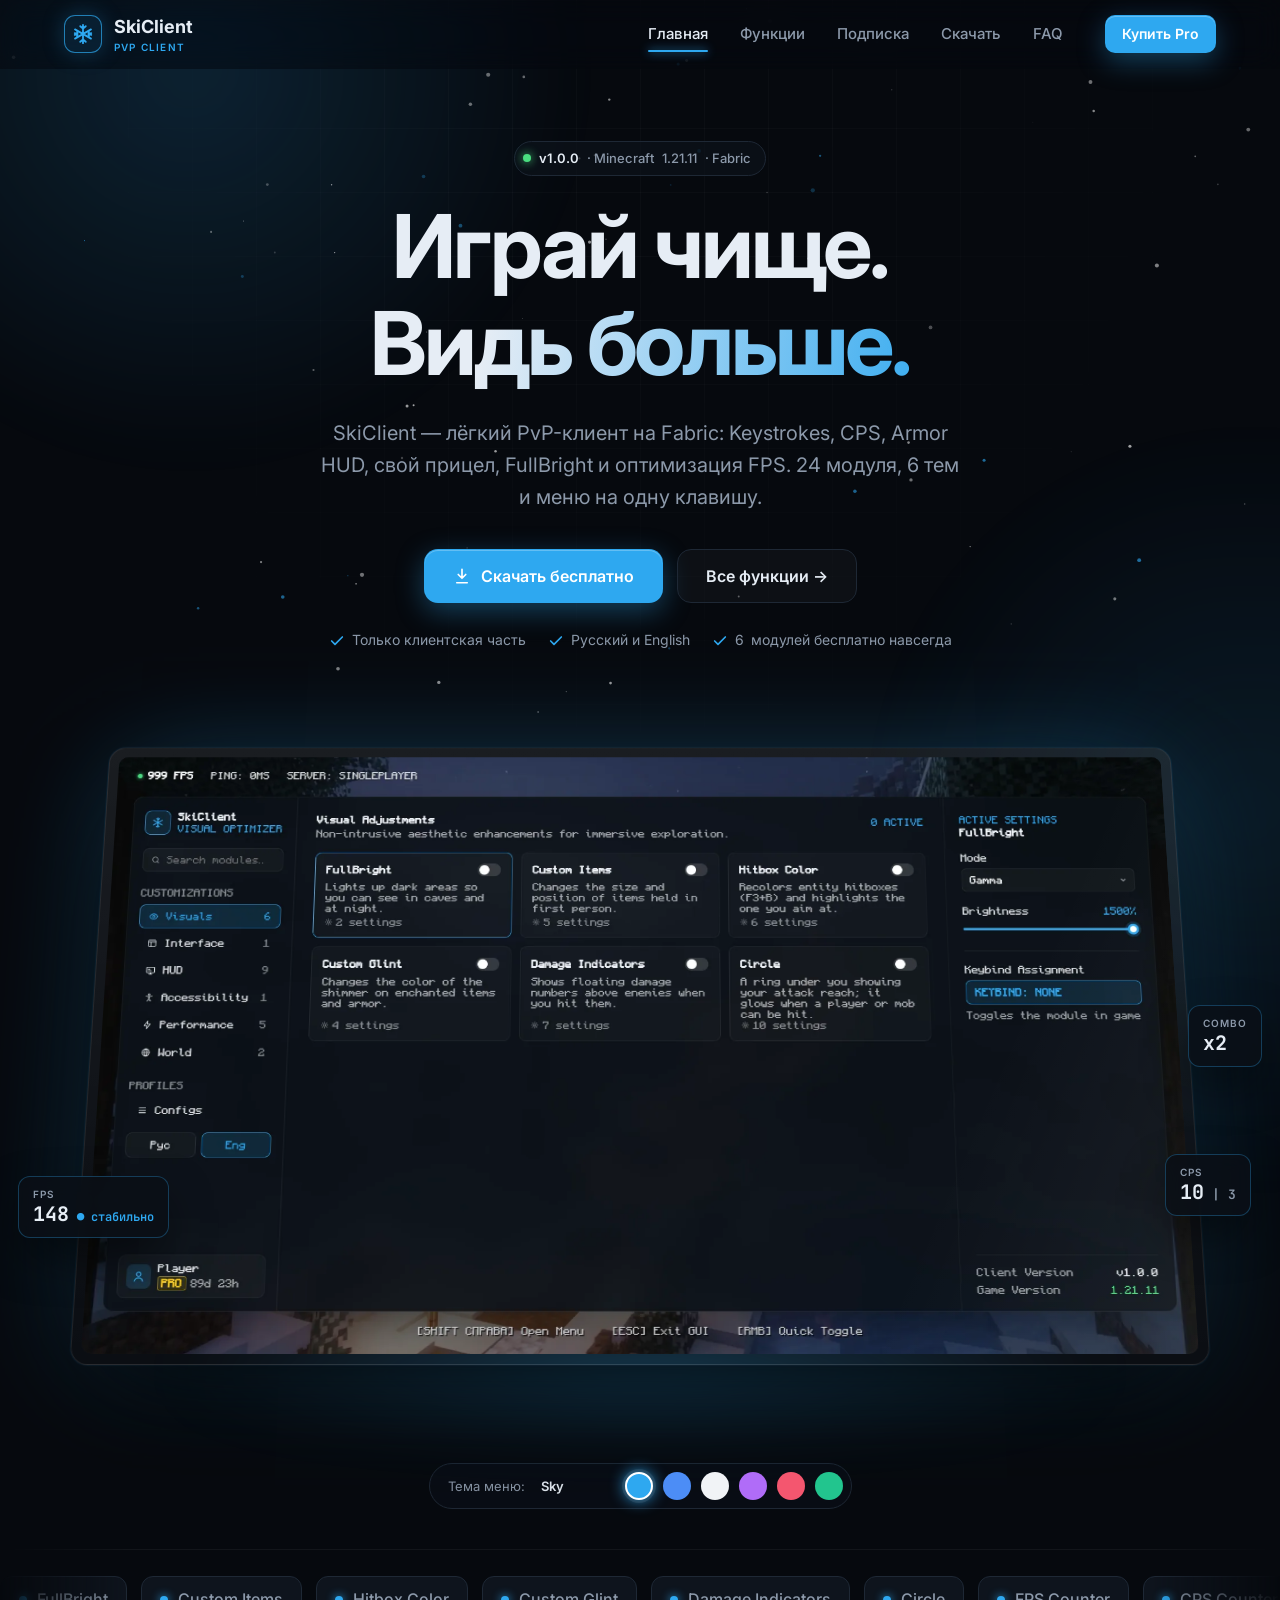
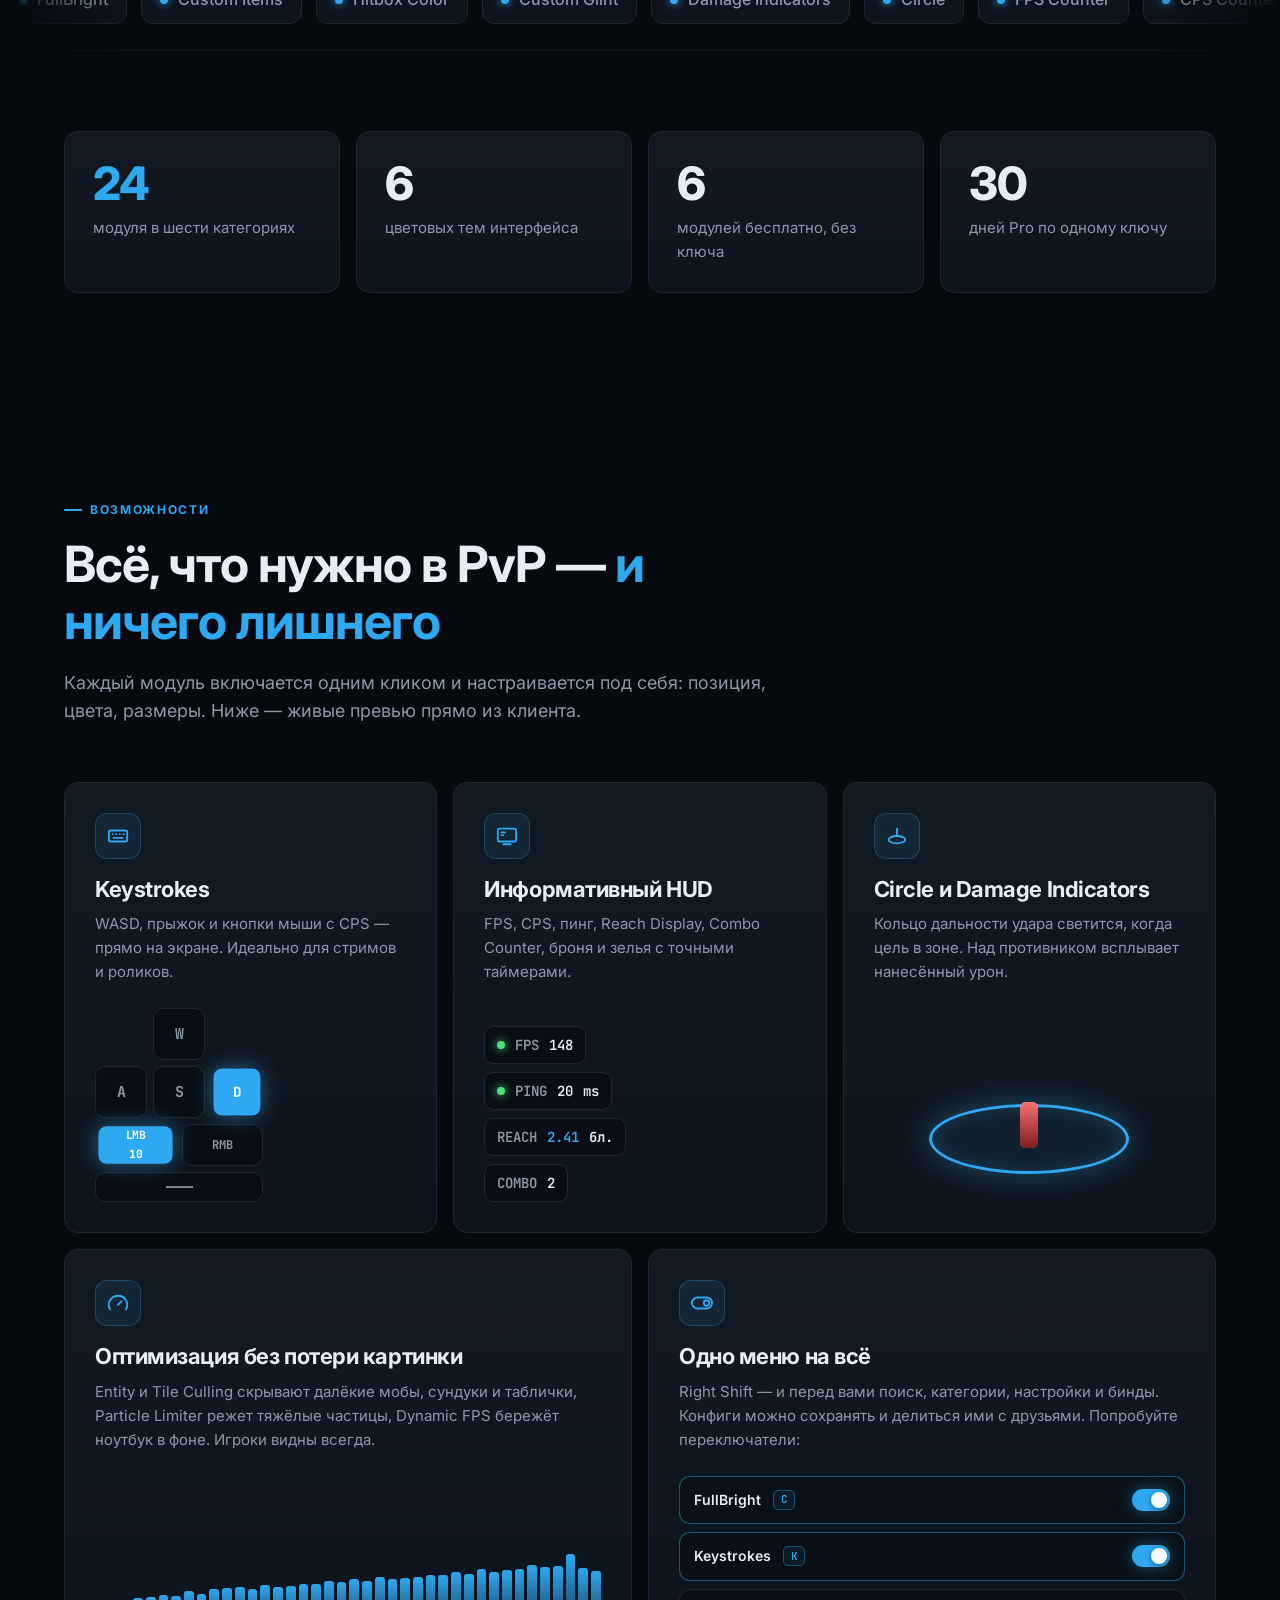
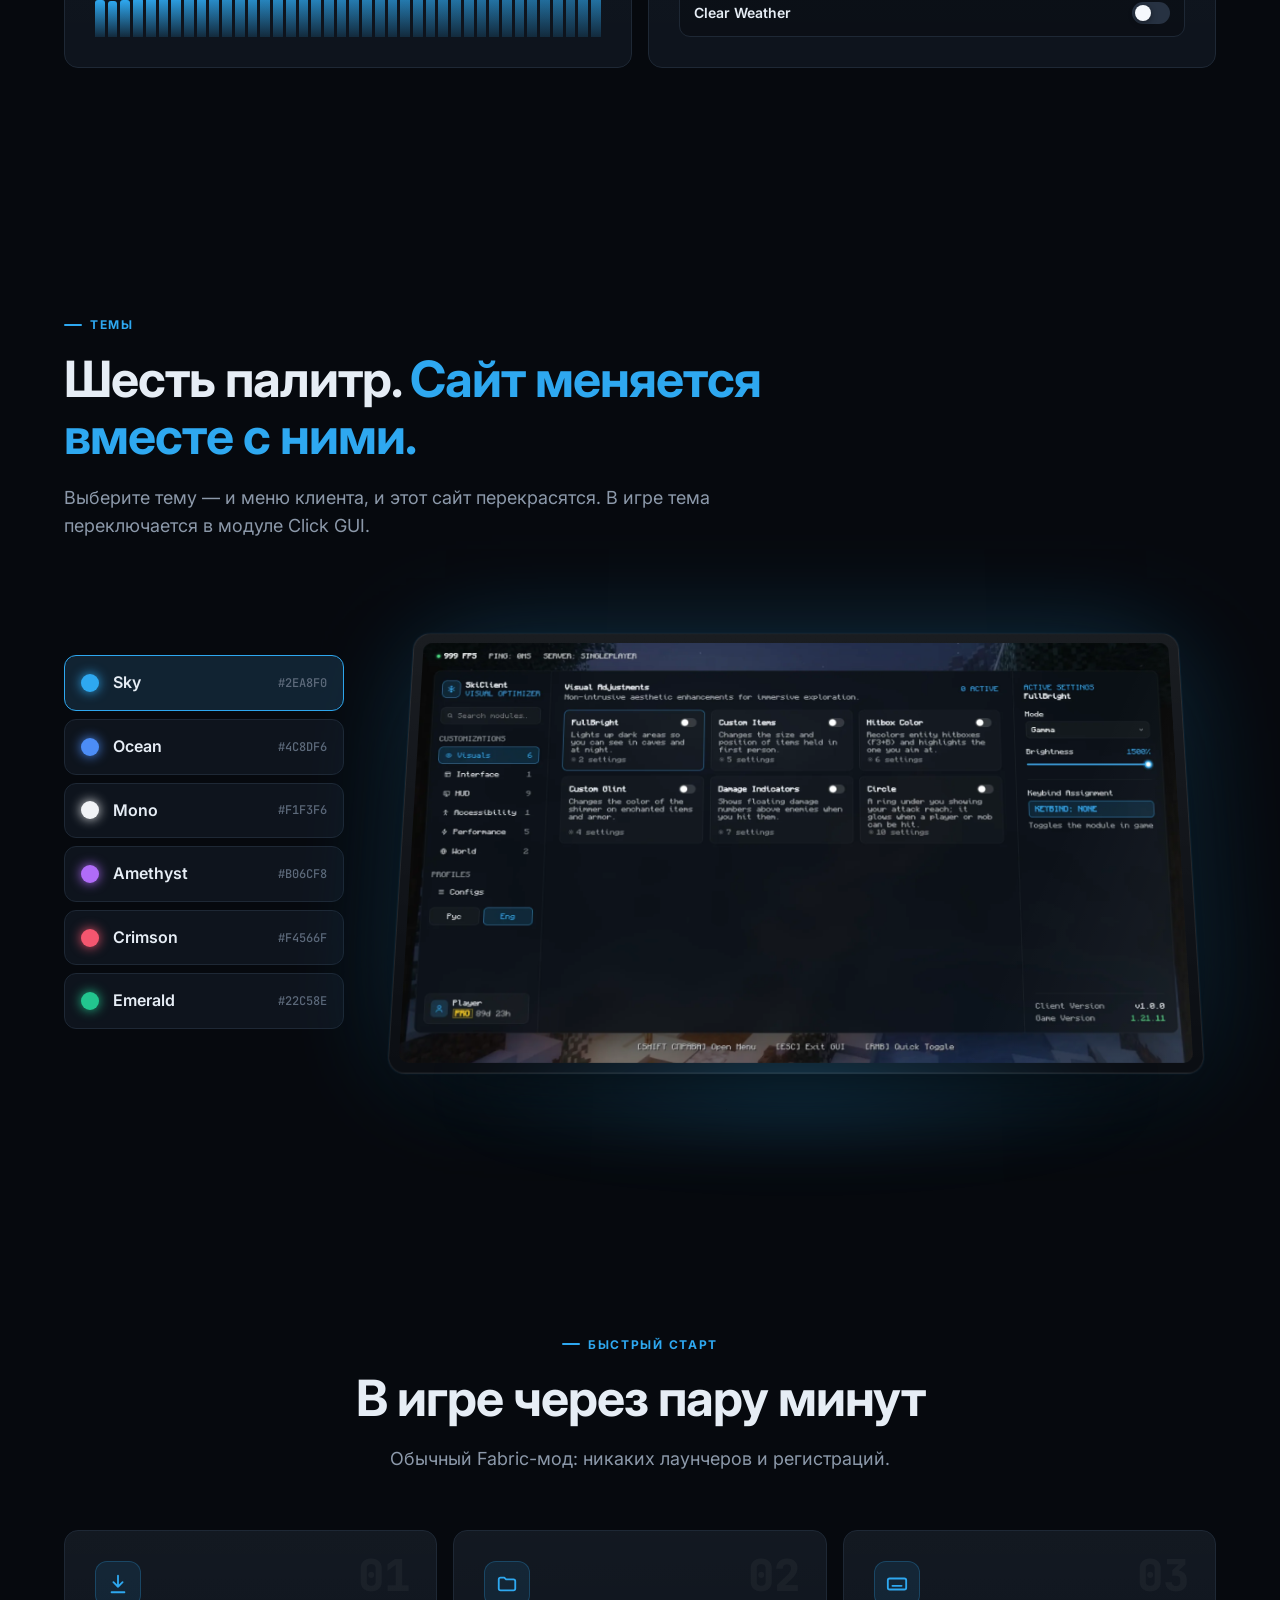
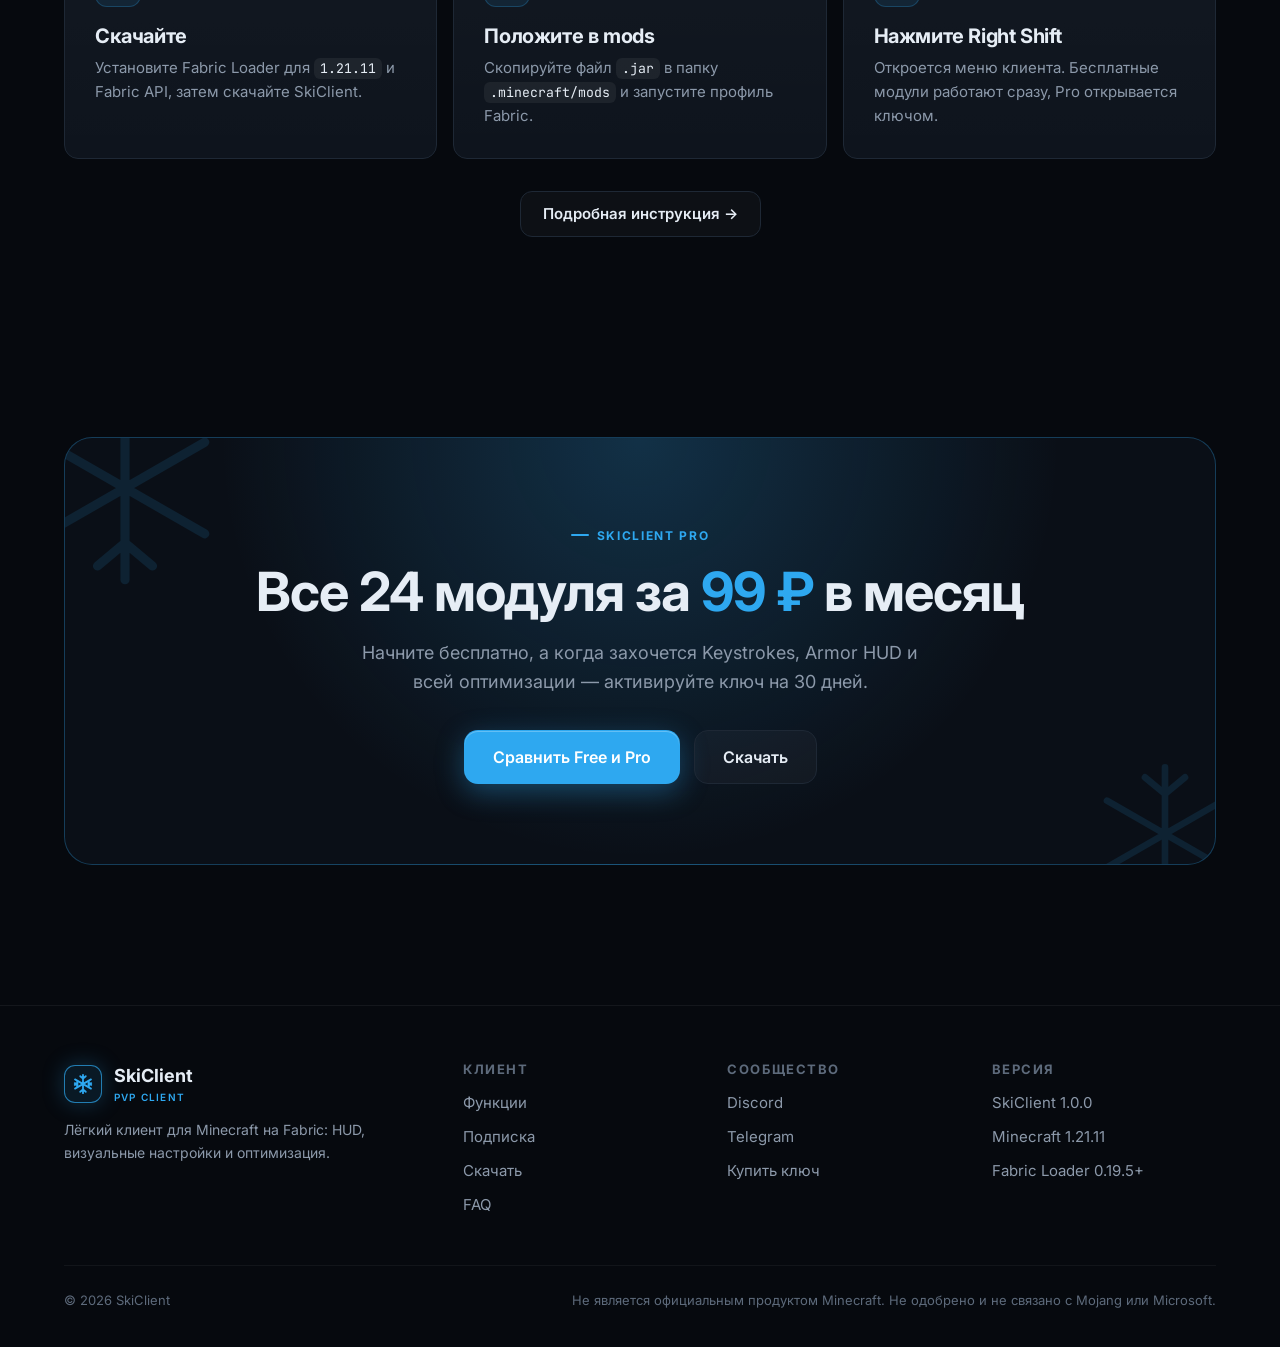
<file: index.html>
<!doctype html>
<html lang="ru">
<head>
	<meta charset="utf-8">
	<meta name="viewport" content="width=device-width, initial-scale=1">
	<title>SkiClient — PvP-клиент для Minecraft 1.21</title>
	<meta name="description" content="SkiClient — лёгкий Fabric-клиент для Minecraft 1.21.11: Keystrokes, CPS, Armor HUD, кастомный прицел, FullBright, оптимизация и 6 цветовых тем.">
	<meta property="og:title" content="SkiClient — PvP-клиент для Minecraft">
	<meta property="og:description" content="24 модуля, 6 тем, меню на одну клавишу. Бесплатно или Pro.">
	<meta property="og:image" content="assets/img/og.jpg">
	<meta name="theme-color" content="#06090e">
	<link rel="icon" href="assets/img/favicon.svg" type="image/svg+xml">
	<link rel="preconnect" href="https://fonts.googleapis.com">
	<link rel="preconnect" href="https://fonts.gstatic.com" crossorigin>
	<link href="https://fonts.googleapis.com/css2?family=Inter:wght@400;500;600;700;800&family=JetBrains+Mono:wght@500;600;700;800&display=swap" rel="stylesheet">
	<link rel="stylesheet" href="assets/css/style.css">
	<script>try{document.documentElement.dataset.theme=localStorage.getItem("ski-theme")||"sky"}catch(e){}</script>
</head>
<body data-page="home">
	<div class="bg-grid"></div>
	<div class="bg-glow one"></div>
	<div class="bg-glow two"></div>
	<canvas id="snow" aria-hidden="true"></canvas>

	<header class="header">
		<div class="wrap">
			<a class="logo" href="index.html" aria-label="SkiClient — на главную">
				<span class="logo-mark"><svg viewBox="0 0 24 24" fill="none" stroke="currentColor" stroke-width="2" stroke-linecap="round" stroke-linejoin="round"><path d="M12 2v20M3.3 7l17.4 10M3.3 17L20.7 7M9 3.5l3 2.5 3-2.5M9 20.5l3-2.5 3 2.5M3 11l3 1-.5 3M21 13l-3-1 .5-3M3 13l3-1-.5-3M21 11l-3 1 .5 3"/></svg></span>
				<span>SkiClient<small>PVP CLIENT</small></span>
			</a>
			<nav class="nav" id="nav">
				<a href="index.html" data-nav="home">Главная</a>
				<a href="features.html" data-nav="features">Функции</a>
				<a href="pricing.html" data-nav="pricing">Подписка</a>
				<a href="download.html" data-nav="download">Скачать</a>
				<a href="faq.html" data-nav="faq">FAQ</a>
			</nav>
			<a class="btn btn-primary btn-sm btn-desktop" href="pricing.html">Купить Pro</a>
			<button class="burger" aria-label="Меню" aria-expanded="false" aria-controls="nav"><span></span><span></span><span></span></button>
		</div>
	</header>

	<main>
		<!-- ============================================================ HERO -->
		<section class="hero">
			<div class="wrap hero-grid">
				<div>
					<span class="chip reveal"><span class="dot"></span><b>v<span data-cfg="version"></span></b> · Minecraft <span data-cfg="minecraft"></span> · Fabric</span>
					<h1 data-split>Играй чище.<br><span class="grad">Видь больше.</span></h1>
					<p class="hero-lead reveal" style="--d:.5s">SkiClient — лёгкий PvP-клиент на Fabric: Keystrokes, CPS, Armor HUD, свой прицел, FullBright и оптимизация FPS. <span data-cfg="modules"></span> модуля, 6 тем и меню на одну клавишу.</p>
					<div class="hero-cta reveal" style="--d:.65s">
						<a class="btn btn-primary btn-lg" href="download.html">
							<svg viewBox="0 0 24 24" fill="none" stroke="currentColor" stroke-width="2.2" stroke-linecap="round" stroke-linejoin="round"><path d="M12 3v12M7 10l5 5 5-5M5 21h14"/></svg>
							Скачать бесплатно
						</a>
						<a class="btn btn-ghost btn-lg" href="features.html">Все функции →</a>
					</div>
					<div class="hero-meta reveal" style="--d:.8s">
						<span><svg viewBox="0 0 24 24" fill="none" stroke="currentColor" stroke-width="2.5" stroke-linecap="round" stroke-linejoin="round"><path d="M20 6L9 17l-5-5"/></svg>Только клиентская часть</span>
						<span><svg viewBox="0 0 24 24" fill="none" stroke="currentColor" stroke-width="2.5" stroke-linecap="round" stroke-linejoin="round"><path d="M20 6L9 17l-5-5"/></svg>Русский и English</span>
						<span><svg viewBox="0 0 24 24" fill="none" stroke="currentColor" stroke-width="2.5" stroke-linecap="round" stroke-linejoin="round"><path d="M20 6L9 17l-5-5"/></svg><span data-cfg="free"></span> модулей бесплатно навсегда</span>
					</div>
				</div>

				<div class="showcase reveal zoom" style="--d:.4s" data-showcase>
					<div class="float-hud fh-1"><small>FPS</small><b data-live="fps">144</b> <span class="accent">● стабильно</span></div>
					<div class="float-hud fh-2"><small>COMBO</small><b data-live="combo">x5</b></div>
					<div class="float-hud fh-3"><small>CPS</small><b data-live="cps">12</b> <span class="muted">| 3</span></div>
					<div class="showcase-frame">
						<div class="showcase-screen"></div>
					</div>
					<div class="showcase-reflection"></div>
				</div>

				<div class="reveal" style="--d:.2s">
					<div class="theme-picker" data-theme-swatches>
						<span class="label">Тема меню:</span>
						<span class="swatch-name" data-theme-name></span>
					</div>
				</div>
			</div>
		</section>

		<!-- ============================================================ MARQUEE -->
		<div class="marquee" aria-hidden="true"><div class="marquee-track" id="marquee"></div></div>

		<!-- ============================================================ STATS -->
		<section class="section-sm">
			<div class="wrap">
				<div class="stats" data-stagger=".1">
					<div class="card glow-card stat"><b class="accent" data-count="24">0</b><span>модуля в шести категориях</span></div>
					<div class="card glow-card stat"><b data-count="6">0</b><span>цветовых тем интерфейса</span></div>
					<div class="card glow-card stat"><b data-count="6">0</b><span>модулей бесплатно, без ключа</span></div>
					<div class="card glow-card stat"><b data-count="30">0</b><span>дней Pro по одному ключу</span></div>
				</div>
			</div>
		</section>

		<!-- ============================================================ BENTO -->
		<section class="section">
			<div class="wrap">
				<div class="section-head reveal">
					<span class="eyebrow">Возможности</span>
					<h2>Всё, что нужно в PvP — <span class="accent">и ничего лишнего</span></h2>
					<p>Каждый модуль включается одним кликом и настраивается под себя: позиция, цвета, размеры. Ниже — живые превью прямо из клиента.</p>
				</div>

				<div class="bento">
					<article class="card glow-card span-2 reveal">
						<div class="icon-box"><svg viewBox="0 0 24 24" fill="none" stroke="currentColor" stroke-width="2" stroke-linecap="round" stroke-linejoin="round"><rect x="2" y="6" width="20" height="12" rx="2"/><path d="M6 10h0M10 10h0M14 10h0M18 10h0M7 14h10"/></svg></div>
						<h3>Keystrokes</h3>
						<p>WASD, прыжок и кнопки мыши с CPS — прямо на экране. Идеально для стримов и роликов.</p>
						<div class="bento-visual">
							<div class="keys" id="keys">
								<div class="k w" data-k="w">W</div>
								<div class="k a" data-k="a">A</div><div class="k" data-k="s">S</div><div class="k" data-k="d">D</div>
								<div class="mouse"><div class="k" data-k="lmb">LMB <span data-live="cps2">0</span></div><div class="k" data-k="rmb">RMB</div></div>
								<div class="k wide" data-k="space">———</div>
							</div>
						</div>
					</article>

					<article class="card glow-card span-2 reveal" style="--d:.1s">
						<div class="icon-box"><svg viewBox="0 0 24 24" fill="none" stroke="currentColor" stroke-width="2" stroke-linecap="round" stroke-linejoin="round"><rect x="2" y="4" width="20" height="14" rx="2"/><path d="M6 8h4M6 11h2M8 21h8"/></svg></div>
						<h3>Информативный HUD</h3>
						<p>FPS, CPS, пинг, Reach Display, Combo Counter, броня и зелья с точными таймерами.</p>
						<div class="bento-visual hud-lines">
							<div class="hud-line"><span class="dot"></span><span class="lbl">FPS</span><span data-live="fps2">144</span></div>
							<div class="hud-line"><span class="dot" data-live="pingdot"></span><span class="lbl">PING</span><span data-live="ping">24</span> ms</div>
							<div class="hud-line"><span class="lbl">REACH</span><span class="accent" data-live="reach">2.87</span> бл.</div>
							<div class="hud-line"><span class="lbl">COMBO</span><span data-live="combo2">3</span></div>
						</div>
					</article>

					<article class="card glow-card span-2 wide-md reveal" style="--d:.2s">
						<div class="icon-box"><svg viewBox="0 0 24 24" fill="none" stroke="currentColor" stroke-width="2" stroke-linecap="round" stroke-linejoin="round"><ellipse cx="12" cy="16" rx="9" ry="4"/><path d="M12 4v8"/></svg></div>
						<h3>Circle и Damage Indicators</h3>
						<p>Кольцо дальности удара светится, когда цель в зоне. Над противником всплывает нанесённый урон.</p>
						<div class="bento-visual ring-wrap" aria-hidden="true">
							<div class="ring"></div>
							<div class="ring-player"></div>
							<div class="ring-target"></div>
							<div class="dmg-pop">−3.5 ❤</div>
						</div>
					</article>

					<article class="card glow-card span-3 reveal">
						<div class="icon-box"><svg viewBox="0 0 24 24" fill="none" stroke="currentColor" stroke-width="2" stroke-linecap="round" stroke-linejoin="round"><path d="M12 14l4-4"/><path d="M3.3 19a10 10 0 1 1 17.4 0"/></svg></div>
						<h3>Оптимизация без потери картинки</h3>
						<p>Entity и Tile Culling скрывают далёкие мобы, сундуки и таблички, Particle Limiter режет тяжёлые частицы, Dynamic FPS бережёт ноутбук в фоне. Игроки видны всегда.</p>
						<div class="bento-visual"><div class="fps-graph" id="fps-graph"></div></div>
					</article>

					<article class="card glow-card span-3 reveal" style="--d:.1s">
						<div class="icon-box"><svg viewBox="0 0 24 24" fill="none" stroke="currentColor" stroke-width="2" stroke-linecap="round" stroke-linejoin="round"><rect x="1" y="6" width="22" height="12" rx="6"/><circle cx="17" cy="12" r="3"/></svg></div>
						<h3>Одно меню на всё</h3>
						<p>Right Shift — и перед вами поиск, категории, настройки и бинды. Конфиги можно сохранять и делиться ими с друзьями. Попробуйте переключатели:</p>
						<div class="bento-visual mini-cards">
							<div class="mini-card on"><b>FullBright</b><span class="kbd">C</span><button class="toggle on" data-demo aria-label="FullBright" aria-pressed="true"></button></div>
							<div class="mini-card on"><b>Keystrokes</b><span class="kbd">K</span><button class="toggle on" data-demo aria-label="Keystrokes" aria-pressed="true"></button></div>
							<div class="mini-card"><b>Clear Weather</b><button class="toggle" data-demo aria-label="Clear Weather" aria-pressed="false"></button></div>
						</div>
					</article>
				</div>
			</div>
		</section>

		<!-- ============================================================ THEMES -->
		<section class="section">
			<div class="wrap">
				<div class="section-head reveal">
					<span class="eyebrow">Темы</span>
					<h2>Шесть палитр. <span class="accent">Сайт меняется вместе с ними.</span></h2>
					<p>Выберите тему — и меню клиента, и этот сайт перекрасятся. В игре тема переключается в модуле Click GUI.</p>
				</div>
				<div class="themes-gallery">
					<div class="themes-list reveal from-left" data-theme-list></div>
					<div class="showcase reveal from-right" data-showcase>
						<div class="showcase-frame"><div class="showcase-screen"></div></div>
						<div class="showcase-reflection"></div>
					</div>
				</div>
			</div>
		</section>

		<!-- ============================================================ STEPS -->
		<section class="section">
			<div class="wrap">
				<div class="section-head center reveal">
					<span class="eyebrow">Быстрый старт</span>
					<h2>В игре через пару минут</h2>
					<p>Обычный Fabric-мод: никаких лаунчеров и регистраций.</p>
				</div>
				<div class="steps" data-stagger=".12">
					<div class="card glow-card step">
						<div class="icon-box"><svg viewBox="0 0 24 24" fill="none" stroke="currentColor" stroke-width="2" stroke-linecap="round" stroke-linejoin="round"><path d="M12 3v12M7 10l5 5 5-5M5 21h14"/></svg></div>
						<h3>Скачайте</h3>
						<p>Установите Fabric Loader для <code>1.21.11</code> и Fabric API, затем скачайте SkiClient.</p>
					</div>
					<div class="card glow-card step">
						<div class="icon-box"><svg viewBox="0 0 24 24" fill="none" stroke="currentColor" stroke-width="2" stroke-linecap="round" stroke-linejoin="round"><path d="M3 7a2 2 0 0 1 2-2h4l2 2h8a2 2 0 0 1 2 2v8a2 2 0 0 1-2 2H5a2 2 0 0 1-2-2z"/></svg></div>
						<h3>Положите в mods</h3>
						<p>Скопируйте файл <code>.jar</code> в папку <code>.minecraft/mods</code> и запустите профиль Fabric.</p>
					</div>
					<div class="card glow-card step">
						<div class="icon-box"><svg viewBox="0 0 24 24" fill="none" stroke="currentColor" stroke-width="2" stroke-linecap="round" stroke-linejoin="round"><rect x="2" y="6" width="20" height="12" rx="2"/><path d="M7 14h10"/></svg></div>
						<h3>Нажмите Right Shift</h3>
						<p>Откроется меню клиента. Бесплатные модули работают сразу, Pro открывается ключом.</p>
					</div>
				</div>
				<div class="reveal" style="text-align:center;margin-top:32px"><a class="btn btn-ghost" href="download.html">Подробная инструкция →</a></div>
			</div>
		</section>

		<!-- ============================================================ CTA -->
		<section class="section-sm">
			<div class="wrap">
				<div class="cta reveal zoom">
					<svg class="cta-flake a" viewBox="0 0 24 24" fill="none" stroke="currentColor" stroke-width="1" stroke-linecap="round"><path d="M12 2v20M3.3 7l17.4 10M3.3 17L20.7 7M9 3.5l3 2.5 3-2.5M9 20.5l3-2.5 3 2.5"/></svg>
					<svg class="cta-flake b" viewBox="0 0 24 24" fill="none" stroke="currentColor" stroke-width="1" stroke-linecap="round"><path d="M12 2v20M3.3 7l17.4 10M3.3 17L20.7 7M9 3.5l3 2.5 3-2.5M9 20.5l3-2.5 3 2.5"/></svg>
					<span class="eyebrow">SkiClient Pro</span>
					<h2 style="margin-top:16px">Все <span data-cfg="modules"></span> модуля за <span class="accent"><span data-cfg="price"></span> <span data-cfg="currency"></span></span> в месяц</h2>
					<p>Начните бесплатно, а когда захочется Keystrokes, Armor HUD и всей оптимизации — активируйте ключ на 30 дней.</p>
					<div class="btns">
						<a class="btn btn-primary btn-lg" href="pricing.html">Сравнить Free и Pro</a>
						<a class="btn btn-ghost btn-lg" href="download.html">Скачать</a>
					</div>
				</div>
			</div>
		</section>
	</main>

	<footer class="footer">
		<div class="wrap">
			<div class="footer-grid">
				<div>
					<a class="logo" href="index.html">
						<span class="logo-mark"><svg viewBox="0 0 24 24" fill="none" stroke="currentColor" stroke-width="2" stroke-linecap="round" stroke-linejoin="round"><path d="M12 2v20M3.3 7l17.4 10M3.3 17L20.7 7M9 3.5l3 2.5 3-2.5M9 20.5l3-2.5 3 2.5M3 11l3 1-.5 3M21 13l-3-1 .5-3M3 13l3-1-.5-3M21 11l-3 1 .5 3"/></svg></span>
						<span>SkiClient<small>PVP CLIENT</small></span>
					</a>
					<p>Лёгкий клиент для Minecraft на Fabric: HUD, визуальные настройки и оптимизация.</p>
				</div>
				<div>
					<h4>Клиент</h4>
					<ul><li><a href="features.html">Функции</a></li><li><a href="pricing.html">Подписка</a></li><li><a href="download.html">Скачать</a></li><li><a href="faq.html">FAQ</a></li></ul>
				</div>
				<div>
					<h4>Сообщество</h4>
					<ul><li><a data-link="discord">Discord</a></li><li><a data-link="telegram">Telegram</a></li><li><a data-link="buy">Купить ключ</a></li></ul>
				</div>
				<div>
					<h4>Версия</h4>
					<ul><li class="muted">SkiClient <span data-cfg="version"></span></li><li class="muted">Minecraft <span data-cfg="minecraft"></span></li><li class="muted">Fabric Loader <span data-cfg="loader"></span>+</li></ul>
				</div>
			</div>
			<div class="footer-bottom">
				<span>© <span data-year></span> SkiClient</span>
				<span>Не является официальным продуктом Minecraft. Не одобрено и не связано с Mojang или Microsoft.</span>
			</div>
		</div>
	</footer>

	<script src="assets/js/data.js"></script>
	<script src="assets/js/main.js"></script>
	<script src="assets/js/home.js"></script>
</body>
</html>
</file>
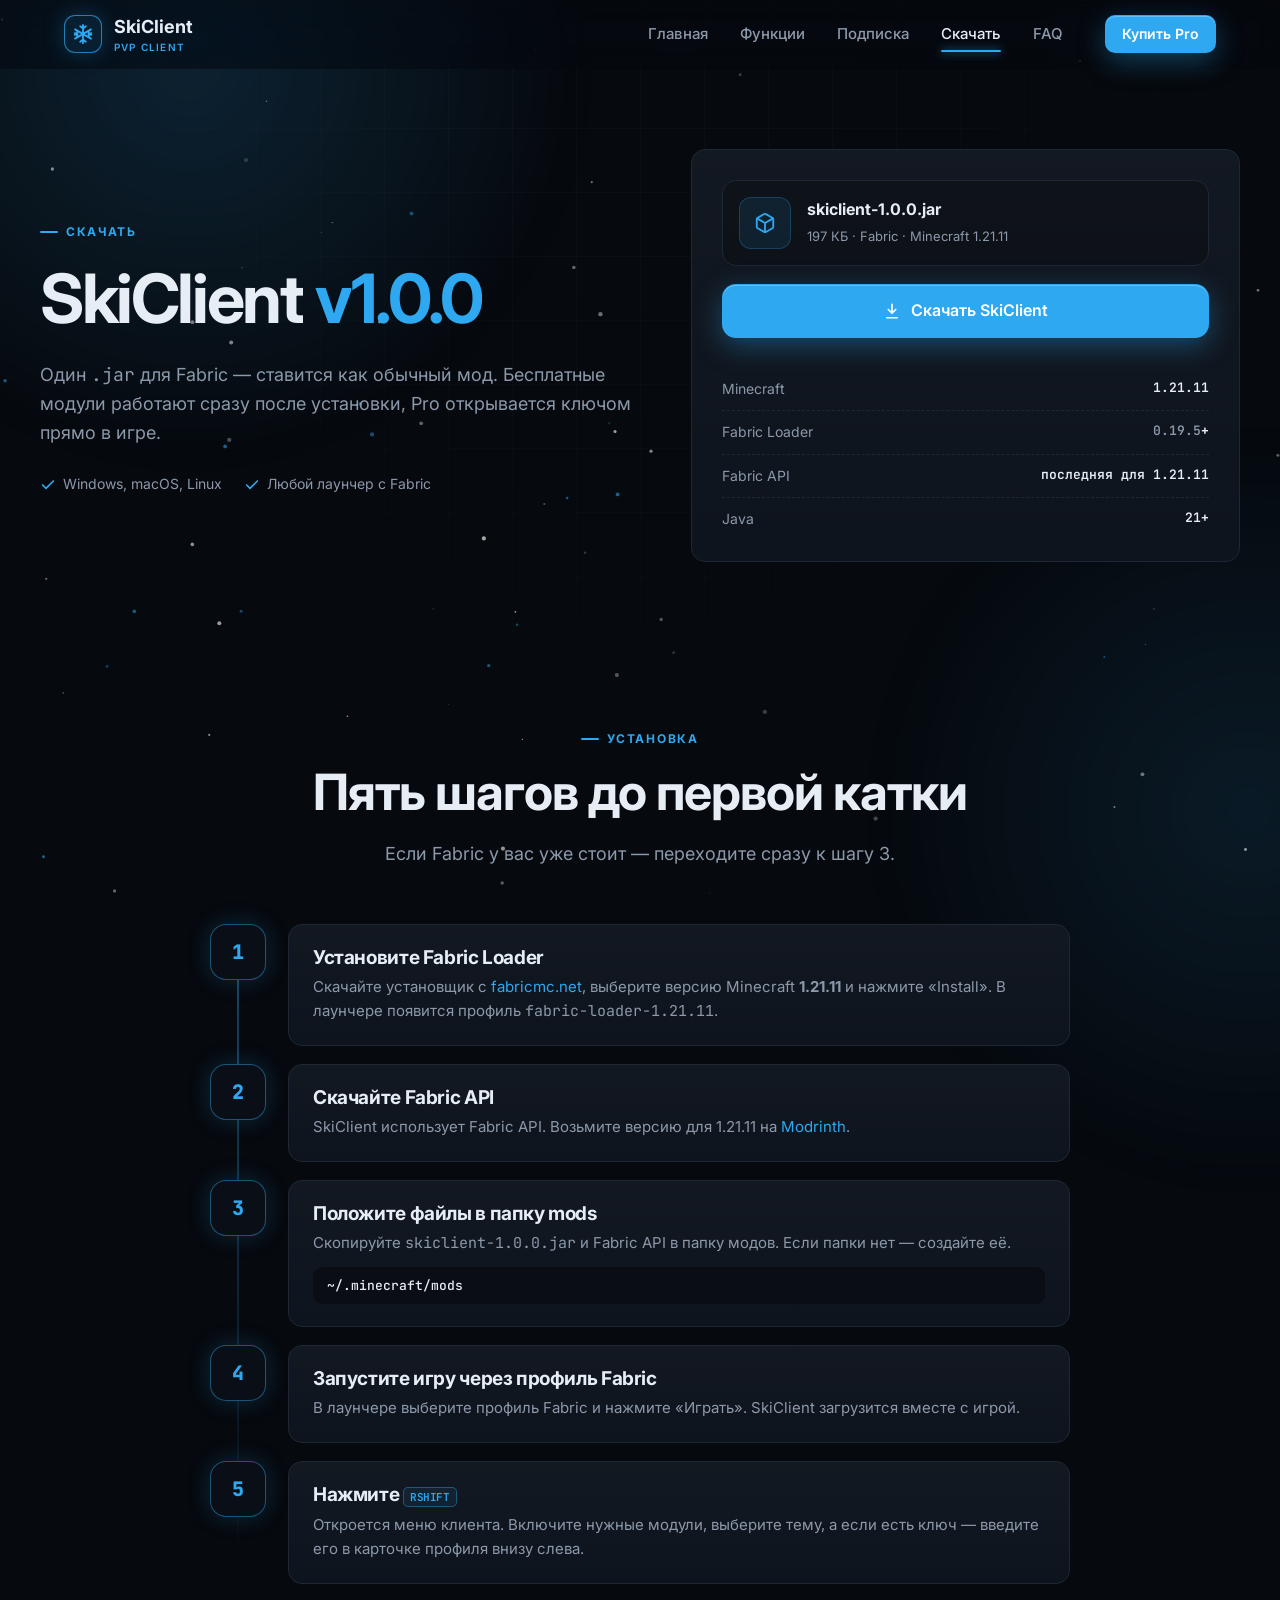
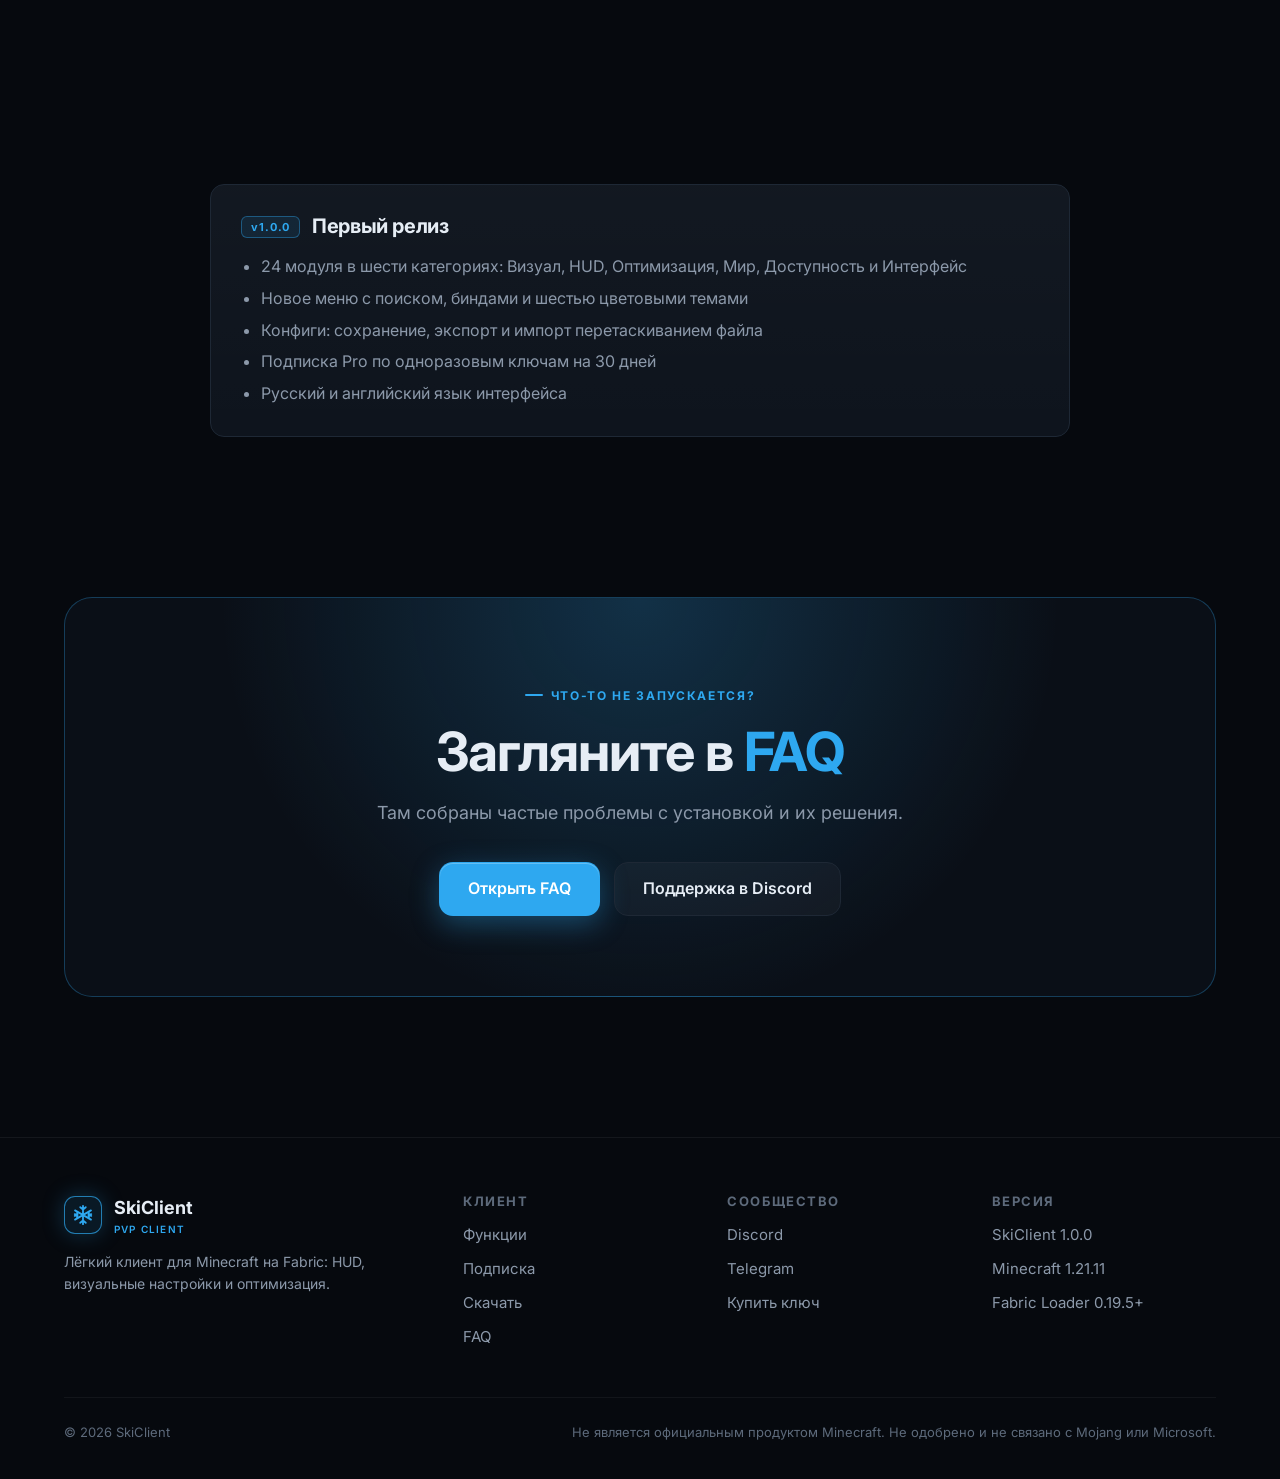
<file: download.html>
<!doctype html>
<html lang="ru">
<head>
	<meta charset="utf-8">
	<meta name="viewport" content="width=device-width, initial-scale=1">
	<title>Скачать — SkiClient</title>
	<meta name="description" content="Скачайте SkiClient для Minecraft 1.21.11 (Fabric) и установите за пару минут по пошаговой инструкции.">
	<meta property="og:image" content="assets/img/og.jpg">
	<meta name="theme-color" content="#06090e">
	<link rel="icon" href="assets/img/favicon.svg" type="image/svg+xml">
	<link rel="preconnect" href="https://fonts.googleapis.com">
	<link rel="preconnect" href="https://fonts.gstatic.com" crossorigin>
	<link href="https://fonts.googleapis.com/css2?family=Inter:wght@400;500;600;700;800&family=JetBrains+Mono:wght@500;600;700;800&display=swap" rel="stylesheet">
	<link rel="stylesheet" href="assets/css/style.css">
	<script>try{document.documentElement.dataset.theme=localStorage.getItem("ski-theme")||"sky"}catch(e){}</script>
</head>
<body data-page="download">
	<div class="bg-grid"></div>
	<div class="bg-glow one"></div>
	<div class="bg-glow two"></div>
	<canvas id="snow" aria-hidden="true"></canvas>

	<header class="header">
		<div class="wrap">
			<a class="logo" href="index.html" aria-label="SkiClient — на главную">
				<span class="logo-mark"><svg viewBox="0 0 24 24" fill="none" stroke="currentColor" stroke-width="2" stroke-linecap="round" stroke-linejoin="round"><path d="M12 2v20M3.3 7l17.4 10M3.3 17L20.7 7M9 3.5l3 2.5 3-2.5M9 20.5l3-2.5 3 2.5M3 11l3 1-.5 3M21 13l-3-1 .5-3M3 13l3-1-.5-3M21 11l-3 1 .5 3"/></svg></span>
				<span>SkiClient<small>PVP CLIENT</small></span>
			</a>
			<nav class="nav" id="nav">
				<a href="index.html" data-nav="home">Главная</a>
				<a href="features.html" data-nav="features">Функции</a>
				<a href="pricing.html" data-nav="pricing">Подписка</a>
				<a href="download.html" data-nav="download">Скачать</a>
				<a href="faq.html" data-nav="faq">FAQ</a>
			</nav>
			<a class="btn btn-primary btn-sm btn-desktop" href="pricing.html">Купить Pro</a>
			<button class="burger" aria-label="Меню" aria-expanded="false" aria-controls="nav"><span></span><span></span><span></span></button>
		</div>
	</header>

	<main>
		<section class="wrap dl-hero">
			<div>
				<span class="eyebrow reveal">Скачать</span>
				<h1 data-split>SkiClient <span class="accent">v<span data-cfg="version"></span></span></h1>
				<p class="reveal" style="--d:.4s">Один <code class="mono">.jar</code> для Fabric — ставится как обычный мод. Бесплатные модули работают сразу после установки, Pro открывается ключом прямо в игре.</p>
				<div class="hero-meta reveal" style="--d:.55s;justify-content:flex-start">
					<span><svg viewBox="0 0 24 24" fill="none" stroke="currentColor" stroke-width="2.5" stroke-linecap="round" stroke-linejoin="round"><path d="M20 6L9 17l-5-5"/></svg>Windows, macOS, Linux</span>
					<span><svg viewBox="0 0 24 24" fill="none" stroke="currentColor" stroke-width="2.5" stroke-linecap="round" stroke-linejoin="round"><path d="M20 6L9 17l-5-5"/></svg>Любой лаунчер с Fabric</span>
				</div>
			</div>
			<div class="card glow-card dl-card reveal from-right" style="--d:.2s">
				<div class="dl-file">
					<div class="icon-box"><svg viewBox="0 0 24 24" fill="none" stroke="currentColor" stroke-width="2" stroke-linecap="round" stroke-linejoin="round"><path d="M21 16V8a2 2 0 0 0-1-1.73l-7-4a2 2 0 0 0-2 0l-7 4A2 2 0 0 0 3 8v8a2 2 0 0 0 1 1.73l7 4a2 2 0 0 0 2 0l7-4A2 2 0 0 0 21 16z"/><path d="M3.3 7L12 12l8.7-5M12 22V12"/></svg></div>
					<div><b>skiclient-<span data-cfg="version"></span>.jar</b><small><span data-cfg="jarSize"></span> · Fabric · Minecraft <span data-cfg="minecraft"></span></small></div>
				</div>
				<a class="btn btn-primary btn-lg btn-block" data-link="jar" download id="dl-btn">
					<svg viewBox="0 0 24 24" fill="none" stroke="currentColor" stroke-width="2.2" stroke-linecap="round" stroke-linejoin="round"><path d="M12 3v12M7 10l5 5 5-5M5 21h14"/></svg>
					Скачать SkiClient
				</a>
				<div class="progress" id="dl-progress"><i></i></div>
				<div class="req">
					<div><span>Minecraft</span><b data-cfg="minecraft"></b></div>
					<div><span>Fabric Loader</span><b><span data-cfg="loader"></span>+</b></div>
					<div><span>Fabric API</span><b>последняя для 1.21.11</b></div>
					<div><span>Java</span><b>21+</b></div>
				</div>
			</div>
		</section>

		<section class="section">
			<div class="wrap">
				<div class="section-head center reveal">
					<span class="eyebrow">Установка</span>
					<h2>Пять шагов до первой катки</h2>
					<p>Если Fabric у вас уже стоит — переходите сразу к шагу 3.</p>
				</div>
				<div class="timeline" data-stagger=".1">
					<div class="tl-item">
						<div class="tl-num">1</div>
						<div class="card glow-card">
							<h3>Установите Fabric Loader</h3>
							<p>Скачайте установщик с <a class="accent" href="https://fabricmc.net/use/installer/" target="_blank" rel="noopener">fabricmc.net</a>, выберите версию Minecraft <b data-cfg="minecraft"></b> и нажмите «Install». В лаунчере появится профиль <code class="mono">fabric-loader-1.21.11</code>.</p>
						</div>
					</div>
					<div class="tl-item">
						<div class="tl-num">2</div>
						<div class="card glow-card">
							<h3>Скачайте Fabric API</h3>
							<p>SkiClient использует Fabric API. Возьмите версию для 1.21.11 на <a class="accent" href="https://modrinth.com/mod/fabric-api" target="_blank" rel="noopener">Modrinth</a>.</p>
						</div>
					</div>
					<div class="tl-item">
						<div class="tl-num">3</div>
						<div class="card glow-card">
							<h3>Положите файлы в папку mods</h3>
							<p>Скопируйте <code class="mono">skiclient-<span data-cfg="version"></span>.jar</code> и Fabric API в папку модов. Если папки нет — создайте её.</p>
							<div class="path" id="mods-path">%appdata%\.minecraft\mods</div>
						</div>
					</div>
					<div class="tl-item">
						<div class="tl-num">4</div>
						<div class="card glow-card">
							<h3>Запустите игру через профиль Fabric</h3>
							<p>В лаунчере выберите профиль Fabric и нажмите «Играть». SkiClient загрузится вместе с игрой.</p>
						</div>
					</div>
					<div class="tl-item">
						<div class="tl-num">5</div>
						<div class="card glow-card">
							<h3>Нажмите <span class="kbd">RSHIFT</span></h3>
							<p>Откроется меню клиента. Включите нужные модули, выберите тему, а если есть ключ — введите его в карточке профиля внизу слева.</p>
						</div>
					</div>
				</div>
			</div>
		</section>

		<section class="section-sm">
			<div class="wrap">
				<div class="card changelog reveal">
					<h3><span class="badge badge-pro">v<span data-cfg="version"></span></span> Первый релиз</h3>
					<ul>
						<li><span data-cfg="modules"></span> модуля в шести категориях: Визуал, HUD, Оптимизация, Мир, Доступность и Интерфейс</li>
						<li>Новое меню с поиском, биндами и шестью цветовыми темами</li>
						<li>Конфиги: сохранение, экспорт и импорт перетаскиванием файла</li>
						<li>Подписка Pro по одноразовым ключам на 30 дней</li>
						<li>Русский и английский язык интерфейса</li>
					</ul>
				</div>
			</div>
		</section>

		<section class="section-sm">
			<div class="wrap">
				<div class="cta reveal zoom">
					<span class="eyebrow">Что-то не запускается?</span>
					<h2 style="margin-top:16px">Загляните в <span class="accent">FAQ</span></h2>
					<p>Там собраны частые проблемы с установкой и их решения.</p>
					<div class="btns">
						<a class="btn btn-primary btn-lg" href="faq.html">Открыть FAQ</a>
						<a class="btn btn-ghost btn-lg" data-link="discord">Поддержка в Discord</a>
					</div>
				</div>
			</div>
		</section>
	</main>

	<footer class="footer">
		<div class="wrap">
			<div class="footer-grid">
				<div>
					<a class="logo" href="index.html">
						<span class="logo-mark"><svg viewBox="0 0 24 24" fill="none" stroke="currentColor" stroke-width="2" stroke-linecap="round" stroke-linejoin="round"><path d="M12 2v20M3.3 7l17.4 10M3.3 17L20.7 7M9 3.5l3 2.5 3-2.5M9 20.5l3-2.5 3 2.5M3 11l3 1-.5 3M21 13l-3-1 .5-3M3 13l3-1-.5-3M21 11l-3 1 .5 3"/></svg></span>
						<span>SkiClient<small>PVP CLIENT</small></span>
					</a>
					<p>Лёгкий клиент для Minecraft на Fabric: HUD, визуальные настройки и оптимизация.</p>
				</div>
				<div>
					<h4>Клиент</h4>
					<ul><li><a href="features.html">Функции</a></li><li><a href="pricing.html">Подписка</a></li><li><a href="download.html">Скачать</a></li><li><a href="faq.html">FAQ</a></li></ul>
				</div>
				<div>
					<h4>Сообщество</h4>
					<ul><li><a data-link="discord">Discord</a></li><li><a data-link="telegram">Telegram</a></li><li><a data-link="buy">Купить ключ</a></li></ul>
				</div>
				<div>
					<h4>Версия</h4>
					<ul><li class="muted">SkiClient <span data-cfg="version"></span></li><li class="muted">Minecraft <span data-cfg="minecraft"></span></li><li class="muted">Fabric Loader <span data-cfg="loader"></span>+</li></ul>
				</div>
			</div>
			<div class="footer-bottom">
				<span>© <span data-year></span> SkiClient</span>
				<span>Не является официальным продуктом Minecraft. Не одобрено и не связано с Mojang или Microsoft.</span>
			</div>
		</div>
	</footer>

	<script src="assets/js/data.js"></script>
	<script src="assets/js/main.js"></script>
	<script>
		(() => {
			// Folder hint for the visitor's OS, and a short progress flourish on the download button
			const p = navigator.platform || navigator.userAgent;
			const path = document.getElementById("mods-path");
			if (/Mac/i.test(p)) path.textContent = "~/Library/Application Support/minecraft/mods";
			else if (/Linux/i.test(p)) path.textContent = "~/.minecraft/mods";
			document.getElementById("dl-btn").addEventListener("click", () => {
				const bar = document.getElementById("dl-progress");
				bar.classList.add("show");
				requestAnimationFrame(() => { bar.querySelector("i").style.width = "100%"; });
				setTimeout(() => { bar.classList.remove("show"); bar.querySelector("i").style.width = "0"; }, 1800);
				window.SKI.toast("Загрузка началась. Положите файл в папку mods.");
			});
		})();
	</script>
</body>
</html>
</file>
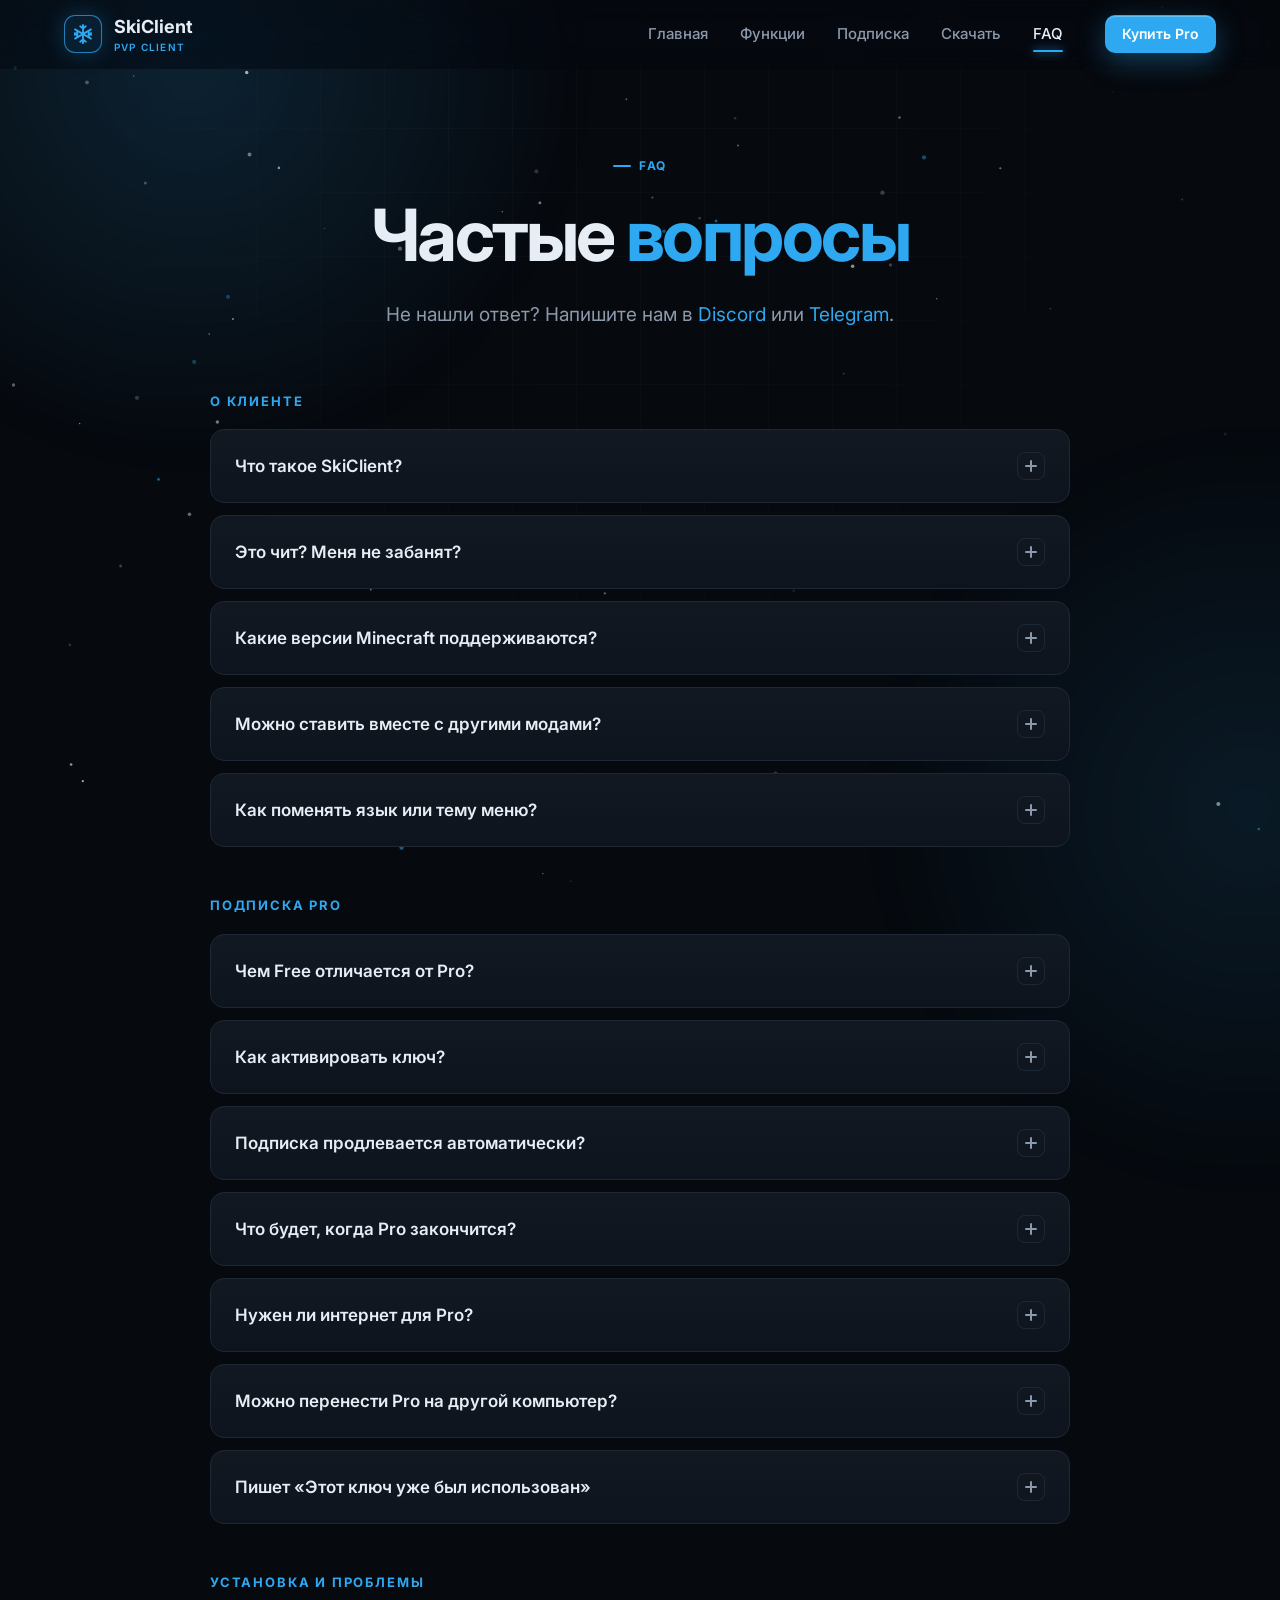
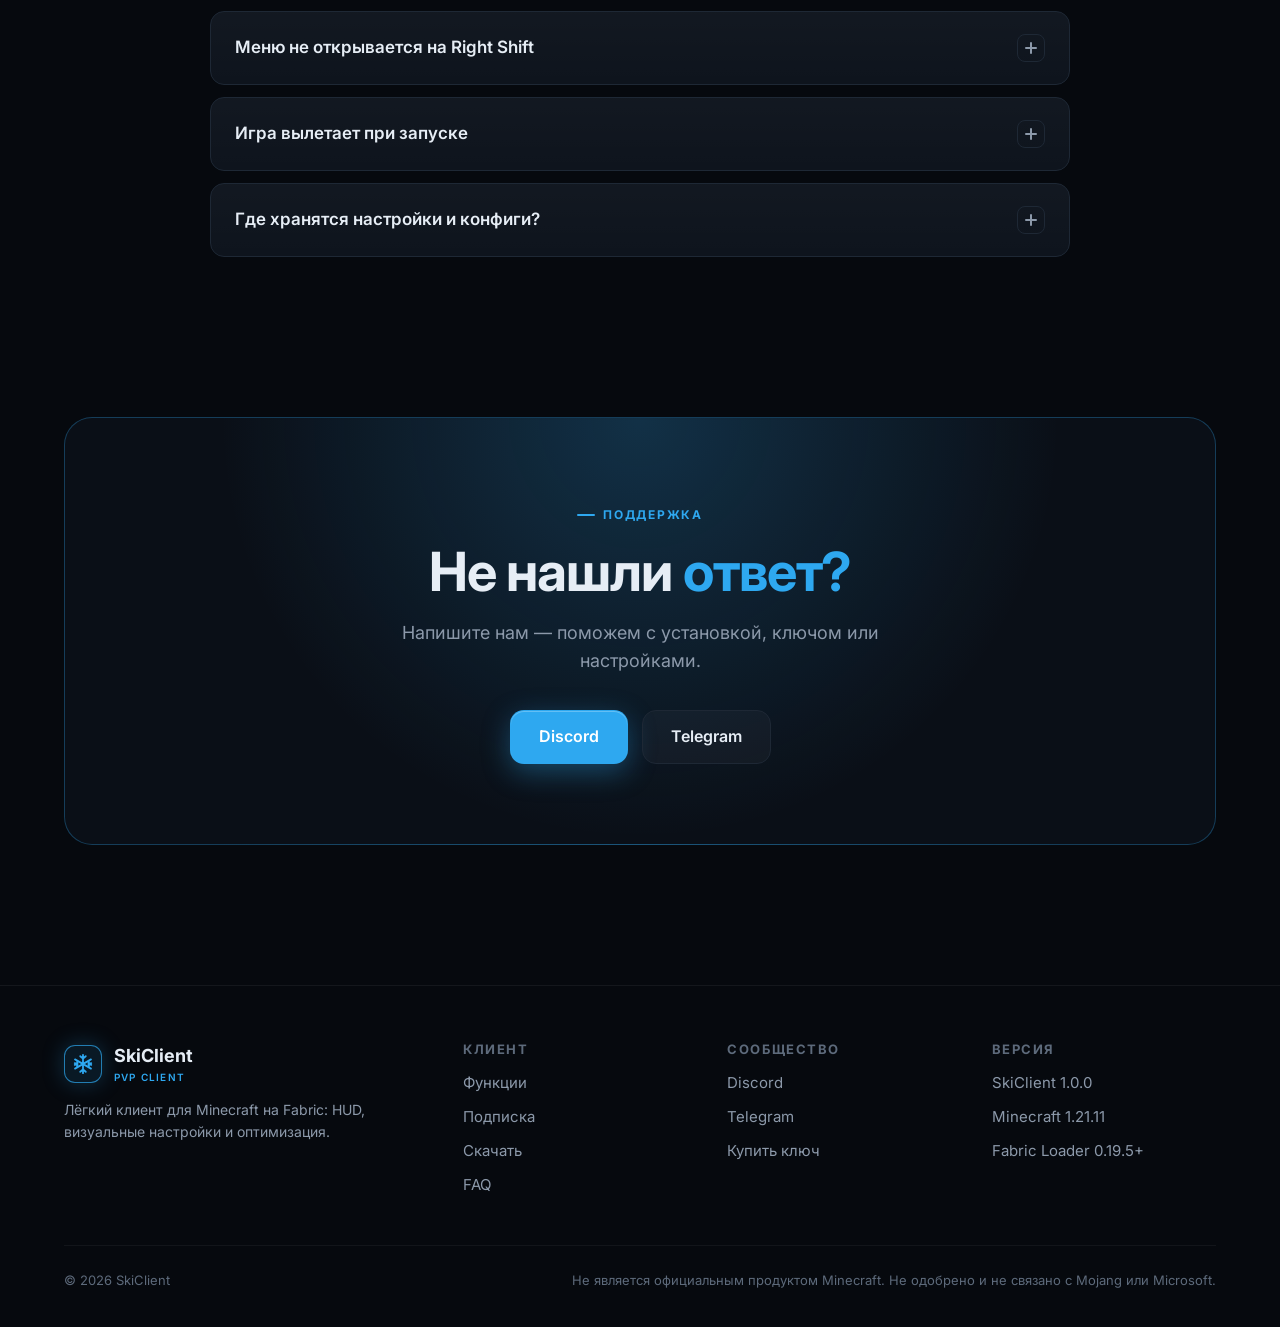
<file: faq.html>
<!doctype html>
<html lang="ru">
<head>
	<meta charset="utf-8">
	<meta name="viewport" content="width=device-width, initial-scale=1">
	<title>FAQ — SkiClient</title>
	<meta name="description" content="Частые вопросы о SkiClient: установка, подписка Pro, активация ключа, совместимость с серверами.">
	<meta property="og:image" content="assets/img/og.jpg">
	<meta name="theme-color" content="#06090e">
	<link rel="icon" href="assets/img/favicon.svg" type="image/svg+xml">
	<link rel="preconnect" href="https://fonts.googleapis.com">
	<link rel="preconnect" href="https://fonts.gstatic.com" crossorigin>
	<link href="https://fonts.googleapis.com/css2?family=Inter:wght@400;500;600;700;800&family=JetBrains+Mono:wght@500;600;700;800&display=swap" rel="stylesheet">
	<link rel="stylesheet" href="assets/css/style.css">
	<script>try{document.documentElement.dataset.theme=localStorage.getItem("ski-theme")||"sky"}catch(e){}</script>
</head>
<body data-page="faq">
	<div class="bg-grid"></div>
	<div class="bg-glow one"></div>
	<div class="bg-glow two"></div>
	<canvas id="snow" aria-hidden="true"></canvas>

	<header class="header">
		<div class="wrap">
			<a class="logo" href="index.html" aria-label="SkiClient — на главную">
				<span class="logo-mark"><svg viewBox="0 0 24 24" fill="none" stroke="currentColor" stroke-width="2" stroke-linecap="round" stroke-linejoin="round"><path d="M12 2v20M3.3 7l17.4 10M3.3 17L20.7 7M9 3.5l3 2.5 3-2.5M9 20.5l3-2.5 3 2.5M3 11l3 1-.5 3M21 13l-3-1 .5-3M3 13l3-1-.5-3M21 11l-3 1 .5 3"/></svg></span>
				<span>SkiClient<small>PVP CLIENT</small></span>
			</a>
			<nav class="nav" id="nav">
				<a href="index.html" data-nav="home">Главная</a>
				<a href="features.html" data-nav="features">Функции</a>
				<a href="pricing.html" data-nav="pricing">Подписка</a>
				<a href="download.html" data-nav="download">Скачать</a>
				<a href="faq.html" data-nav="faq">FAQ</a>
			</nav>
			<a class="btn btn-primary btn-sm btn-desktop" href="pricing.html">Купить Pro</a>
			<button class="burger" aria-label="Меню" aria-expanded="false" aria-controls="nav"><span></span><span></span><span></span></button>
		</div>
	</header>

	<main>
		<section class="page-hero">
			<div class="wrap">
				<span class="eyebrow reveal">FAQ</span>
				<h1 data-split>Частые <span class="accent">вопросы</span></h1>
				<p class="reveal" style="--d:.3s">Не нашли ответ? Напишите нам в <a class="accent" data-link="discord">Discord</a> или <a class="accent" data-link="telegram">Telegram</a>.</p>
			</div>
		</section>

		<section class="section-sm" style="padding-top:20px">
			<div class="wrap">
				<div class="faq" data-stagger=".04">
					<div class="faq-group">О клиенте</div>
					<details class="card qa">
						<summary>Что такое SkiClient?<span class="plus"></span></summary>
						<div class="answer"><div><p>Клиентский мод для Minecraft на Fabric: HUD с информацией об игре (FPS, CPS, пинг, броня, зелья, Keystrokes), визуальные настройки (FullBright, цвет хитбоксов, свой прицел, небо и туман) и оптимизация FPS. Всё управляется из одного меню на Right Shift.</p></div></div>
					</details>
					<details class="card qa">
						<summary>Это чит? Меня не забанят?<span class="plus"></span></summary>
						<div class="answer"><div><p>В SkiClient нет автоматизации игры: ни автокликера, ни авто-атаки, ни движения за игрока. Модули только показывают информацию и меняют картинку — как в популярных PvP-клиентах.</p><p>Но правила у серверов разные: некоторые, например, запрещают FullBright или отображение хитбоксов. Перед игрой проверьте правила своего сервера и выключите то, что там не разрешено.</p></div></div>
					</details>
					<details class="card qa">
						<summary>Какие версии Minecraft поддерживаются?<span class="plus"></span></summary>
						<div class="answer"><div><p>Текущая версия рассчитана на Minecraft <b data-cfg="minecraft"></b> с Fabric Loader <span data-cfg="loader"></span> или новее и Fabric API. Нужна Java 21.</p></div></div>
					</details>
					<details class="card qa">
						<summary>Можно ставить вместе с другими модами?<span class="plus"></span></summary>
						<div class="answer"><div><p>Да, SkiClient — обычный Fabric-мод и ставится в ту же папку <code>mods</code>. Если заметите конфликт с каким-то модом, напишите в поддержку и укажите список модов.</p></div></div>
					</details>
					<details class="card qa">
						<summary>Как поменять язык или тему меню?<span class="plus"></span></summary>
						<div class="answer"><div><p>Откройте меню, перейдите в категорию «Интерфейс» и выберите модуль Click GUI. Там же меняется клавиша открытия меню. Язык по умолчанию подстраивается под язык игры.</p></div></div>
					</details>

					<div class="faq-group">Подписка Pro</div>
					<details class="card qa">
						<summary>Чем Free отличается от Pro?<span class="plus"></span></summary>
						<div class="answer"><div><p>Во Free навсегда бесплатно доступны FullBright, FPS Counter, CPS Counter, Ping, Custom Crosshair и Click GUI. Pro открывает все остальные модули — всего их <span data-cfg="modules"></span>. Полное сравнение — на странице <a class="accent" href="pricing.html">«Подписка»</a>.</p></div></div>
					</details>
					<details class="card qa">
						<summary>Как активировать ключ?<span class="plus"></span></summary>
						<div class="answer"><div><p>Откройте меню на <span class="kbd">RSHIFT</span>, нажмите «Ввести ключ» в карточке профиля внизу слева, вставьте ключ через <span class="kbd">CTRL+V</span> и нажмите «Активировать». Pro включится сразу, перезапускать игру не нужно.</p></div></div>
					</details>
					<details class="card qa">
						<summary>Подписка продлевается автоматически?<span class="plus"></span></summary>
						<div class="answer"><div><p>Нет. Ключ даёт ровно 30 дней Pro, никаких автосписаний. Если активировать новый ключ, пока Pro ещё действует, 30 дней добавятся к оставшемуся сроку.</p></div></div>
					</details>
					<details class="card qa">
						<summary>Что будет, когда Pro закончится?<span class="plus"></span></summary>
						<div class="answer"><div><p>Модули Pro выключатся, а бесплатные продолжат работать. Ваши настройки при этом не теряются: после продления все модули включатся так же, как были.</p></div></div>
					</details>
					<details class="card qa">
						<summary>Нужен ли интернет для Pro?<span class="plus"></span></summary>
						<div class="answer"><div><p>Только для активации ключа. Дальше клиент сверяет подписку с сервером раз в 10 минут, но без интернета Pro продолжит работать до конца оплаченного срока.</p></div></div>
					</details>
					<details class="card qa">
						<summary>Можно перенести Pro на другой компьютер?<span class="plus"></span></summary>
						<div class="answer"><div><p>Подписка привязывается к компьютеру, на котором активирован ключ. Если вы сменили ПК, напишите в поддержку.</p></div></div>
					</details>
					<details class="card qa">
						<summary>Пишет «Этот ключ уже был использован»<span class="plus"></span></summary>
						<div class="answer"><div><p>Каждый ключ одноразовый. Если вы его ещё не вводили, напишите в поддержку и приложите подтверждение покупки.</p></div></div>
					</details>

					<div class="faq-group">Установка и проблемы</div>
					<details class="card qa">
						<summary>Меню не открывается на Right Shift<span class="plus"></span></summary>
						<div class="answer"><div><p>Проверьте, что запускаете профиль Fabric, а не обычный, и что в папке <code>mods</code> лежит Fabric API. Если клавишу меню переназначили, её можно сбросить: откройте меню и нажмите <span class="kbd">BACKSPACE</span> в поле клавиши модуля Click GUI.</p></div></div>
					</details>
					<details class="card qa">
						<summary>Игра вылетает при запуске<span class="plus"></span></summary>
						<div class="answer"><div><p>Чаще всего не хватает Fabric API или версия игры не та. Убедитесь, что используете Minecraft <span data-cfg="minecraft"></span>, Java 21 и свежий Fabric API. Если не помогло — пришлите в поддержку файл <code>logs/latest.log</code>.</p></div></div>
					</details>
					<details class="card qa">
						<summary>Где хранятся настройки и конфиги?<span class="plus"></span></summary>
						<div class="answer"><div><p>Основные настройки — в <code>.minecraft/config/skiclient.json</code>, сохранённые конфиги — в <code>.minecraft/config/skiclient/configs</code>. Конфиги можно копировать и отправлять друзьям, а импортировать — перетаскиванием файла в окно игры.</p></div></div>
					</details>
				</div>
			</div>
		</section>

		<section class="section-sm">
			<div class="wrap">
				<div class="cta reveal zoom">
					<span class="eyebrow">Поддержка</span>
					<h2 style="margin-top:16px">Не нашли <span class="accent">ответ?</span></h2>
					<p>Напишите нам — поможем с установкой, ключом или настройками.</p>
					<div class="btns">
						<a class="btn btn-primary btn-lg" data-link="discord">Discord</a>
						<a class="btn btn-ghost btn-lg" data-link="telegram">Telegram</a>
					</div>
				</div>
			</div>
		</section>
	</main>

	<footer class="footer">
		<div class="wrap">
			<div class="footer-grid">
				<div>
					<a class="logo" href="index.html">
						<span class="logo-mark"><svg viewBox="0 0 24 24" fill="none" stroke="currentColor" stroke-width="2" stroke-linecap="round" stroke-linejoin="round"><path d="M12 2v20M3.3 7l17.4 10M3.3 17L20.7 7M9 3.5l3 2.5 3-2.5M9 20.5l3-2.5 3 2.5M3 11l3 1-.5 3M21 13l-3-1 .5-3M3 13l3-1-.5-3M21 11l-3 1 .5 3"/></svg></span>
						<span>SkiClient<small>PVP CLIENT</small></span>
					</a>
					<p>Лёгкий клиент для Minecraft на Fabric: HUD, визуальные настройки и оптимизация.</p>
				</div>
				<div>
					<h4>Клиент</h4>
					<ul><li><a href="features.html">Функции</a></li><li><a href="pricing.html">Подписка</a></li><li><a href="download.html">Скачать</a></li><li><a href="faq.html">FAQ</a></li></ul>
				</div>
				<div>
					<h4>Сообщество</h4>
					<ul><li><a data-link="discord">Discord</a></li><li><a data-link="telegram">Telegram</a></li><li><a data-link="buy">Купить ключ</a></li></ul>
				</div>
				<div>
					<h4>Версия</h4>
					<ul><li class="muted">SkiClient <span data-cfg="version"></span></li><li class="muted">Minecraft <span data-cfg="minecraft"></span></li><li class="muted">Fabric Loader <span data-cfg="loader"></span>+</li></ul>
				</div>
			</div>
			<div class="footer-bottom">
				<span>© <span data-year></span> SkiClient</span>
				<span>Не является официальным продуктом Minecraft. Не одобрено и не связано с Mojang или Microsoft.</span>
			</div>
		</div>
	</footer>

	<script src="assets/js/data.js"></script>
	<script src="assets/js/main.js"></script>
</body>
</html>
</file>
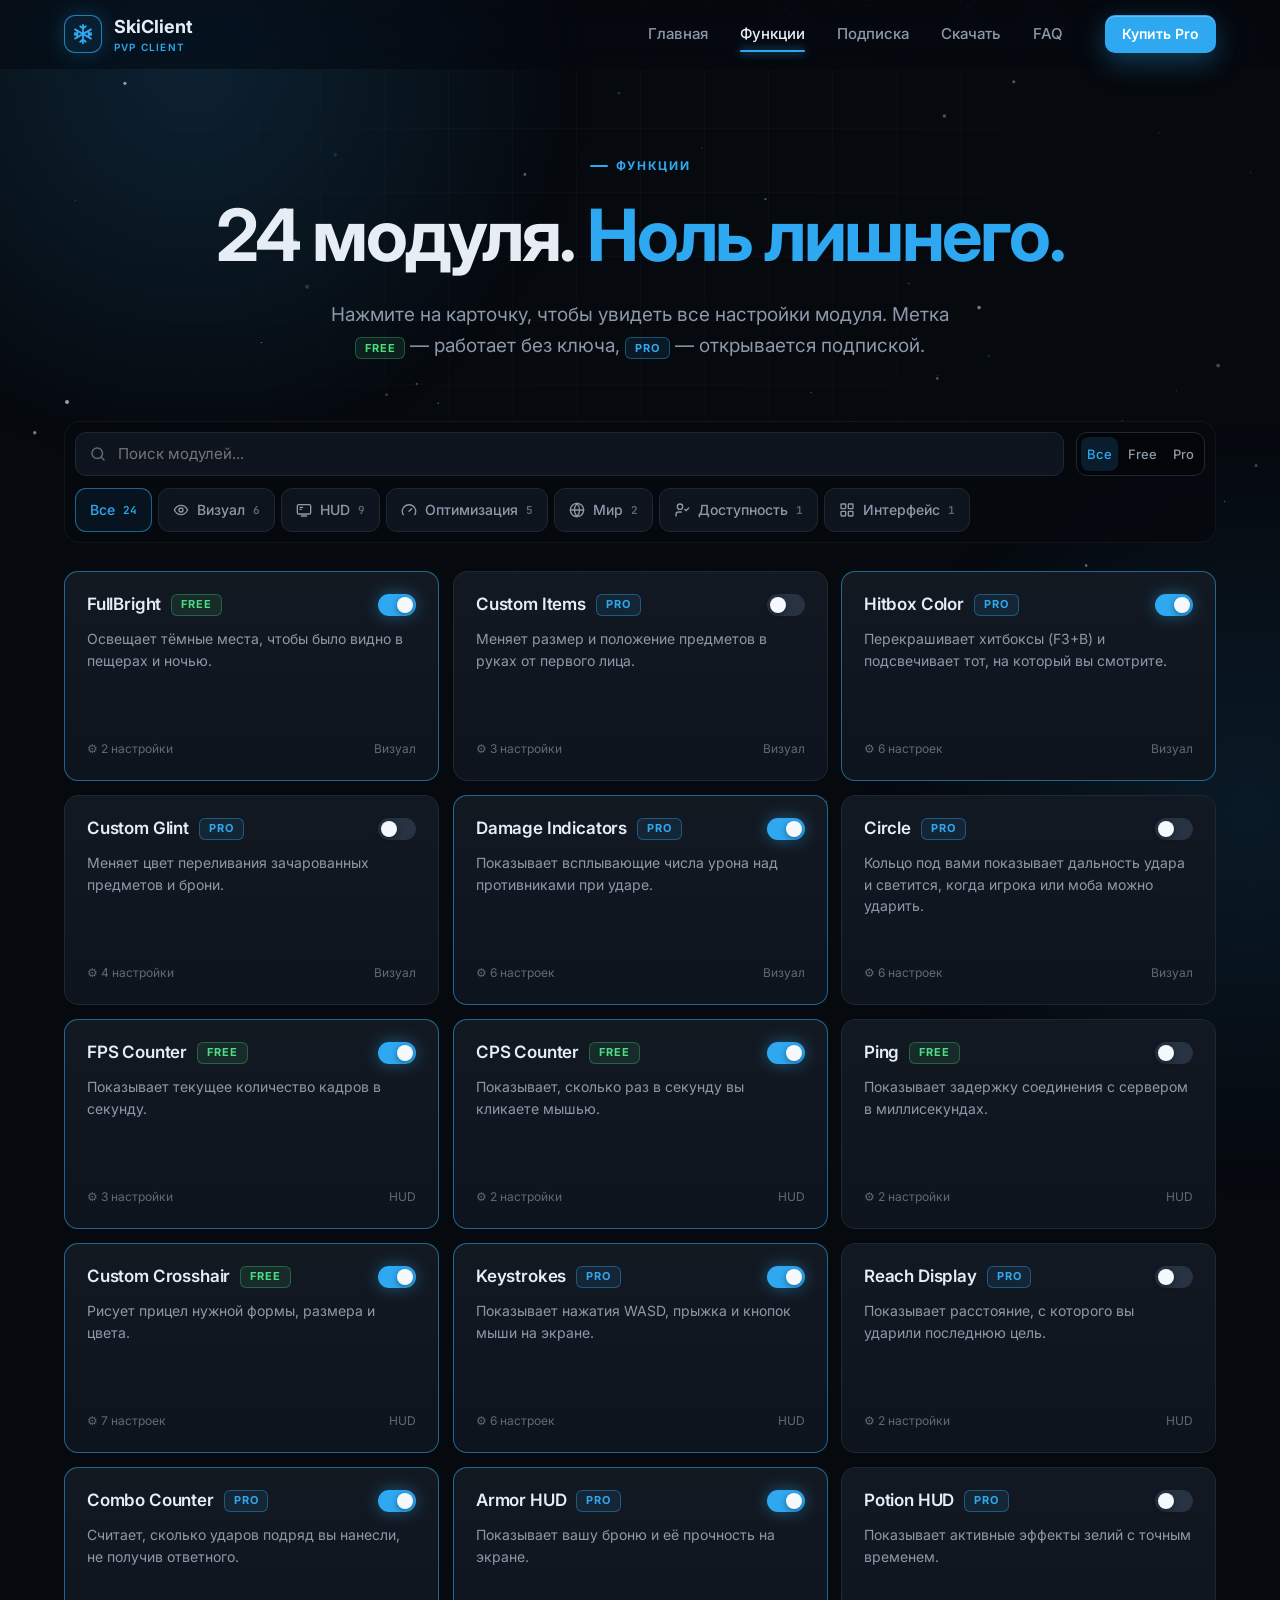
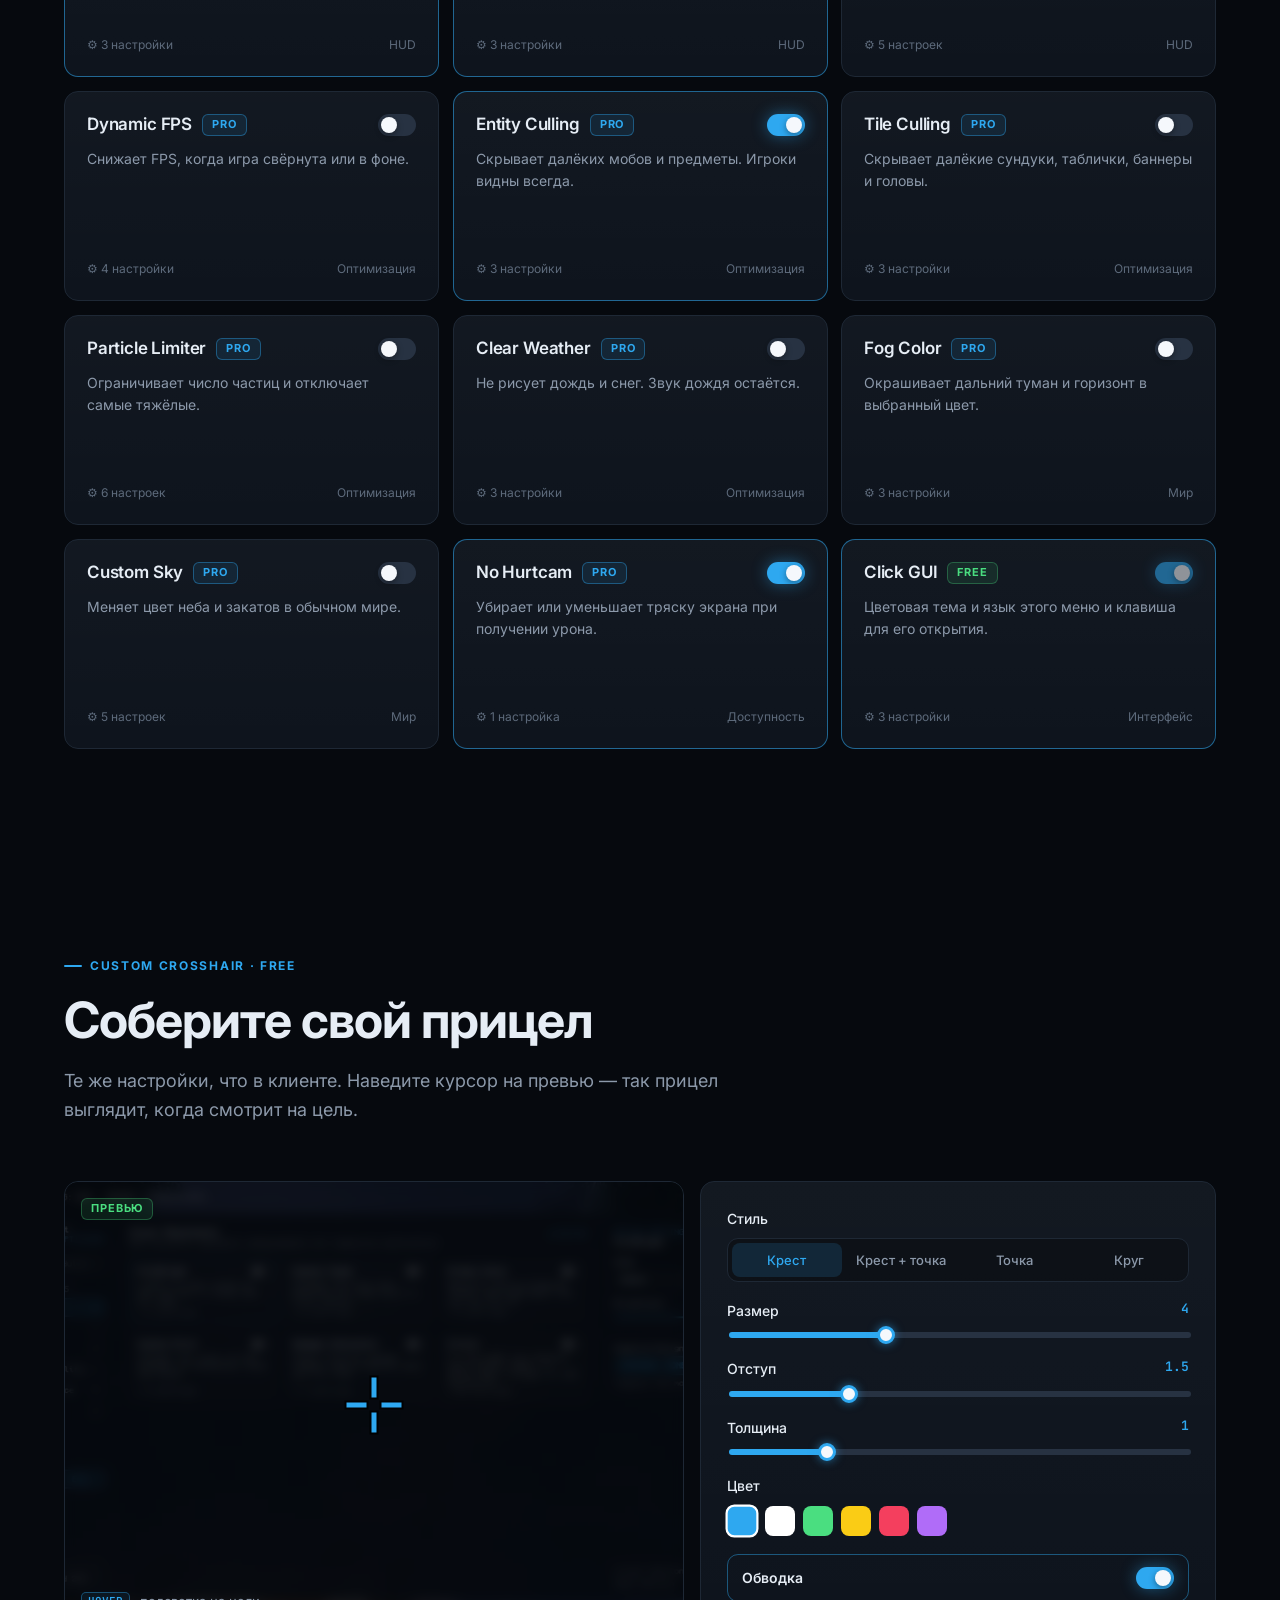
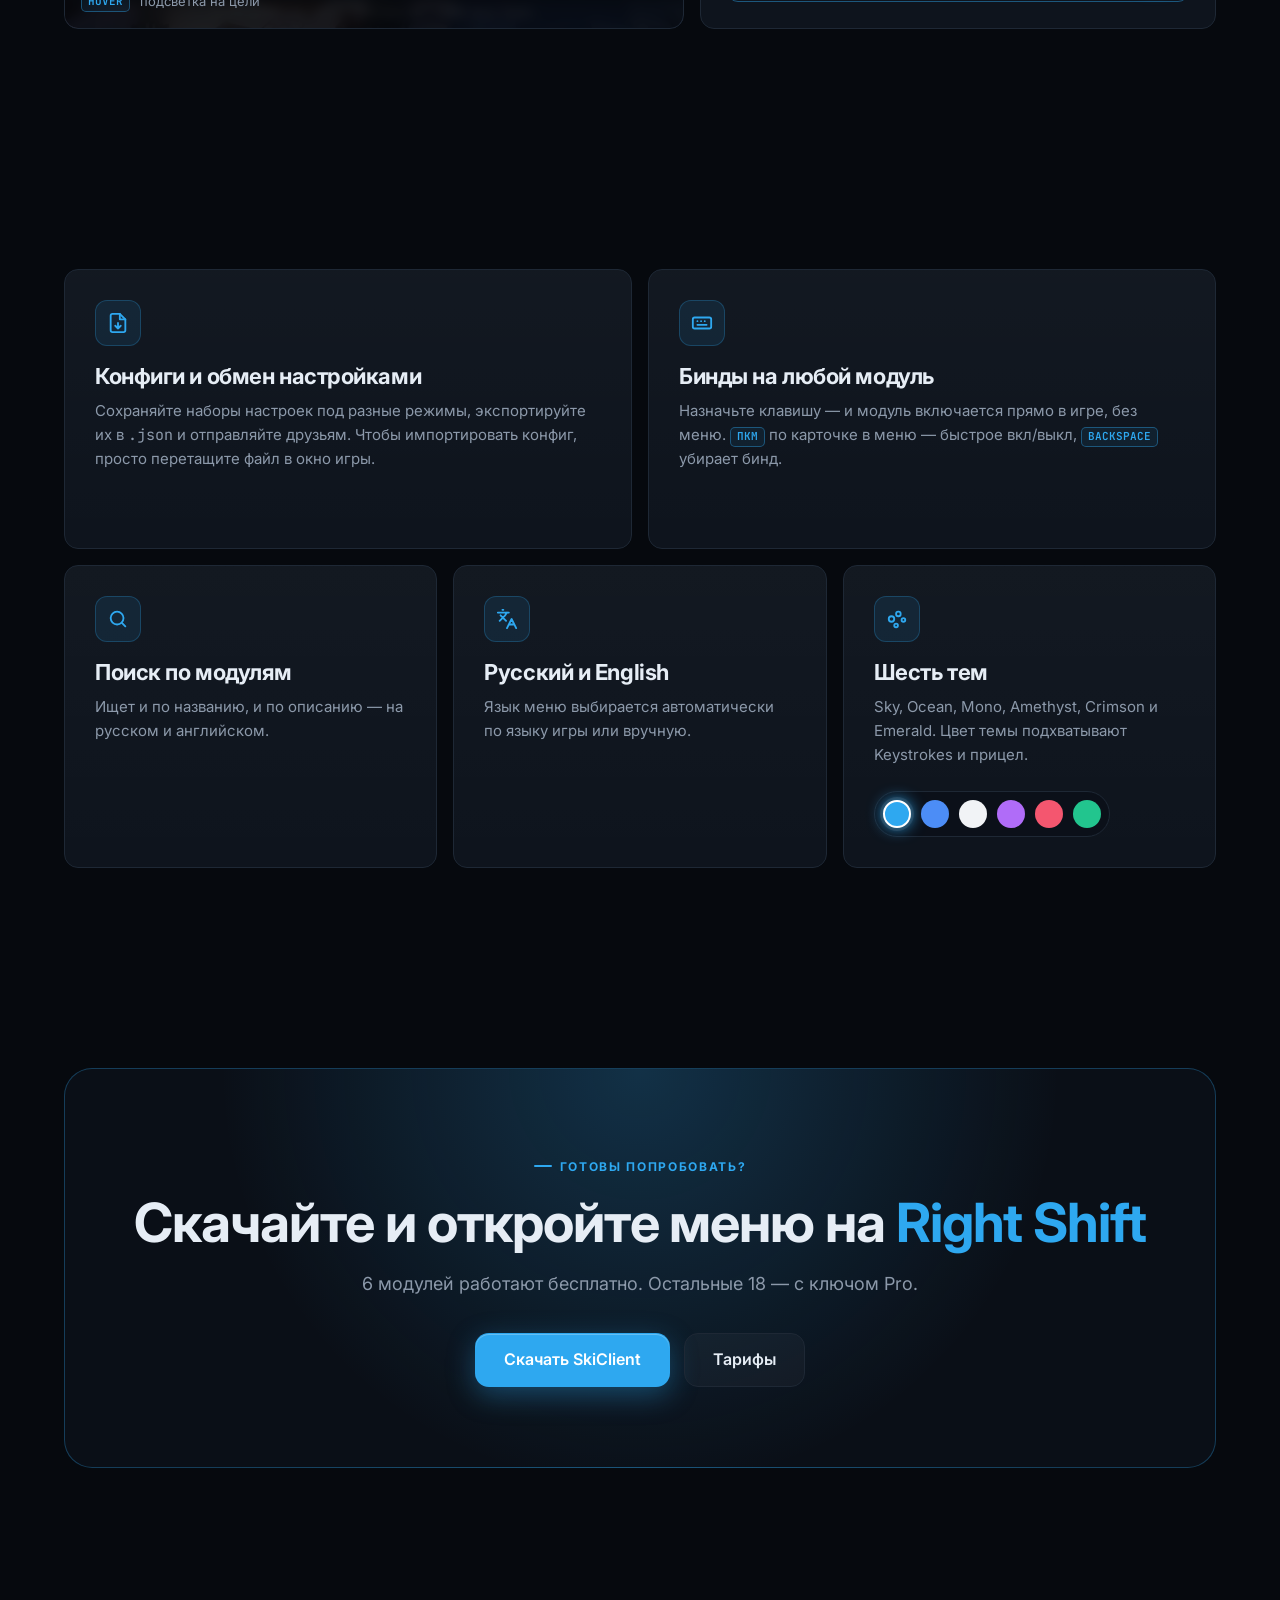
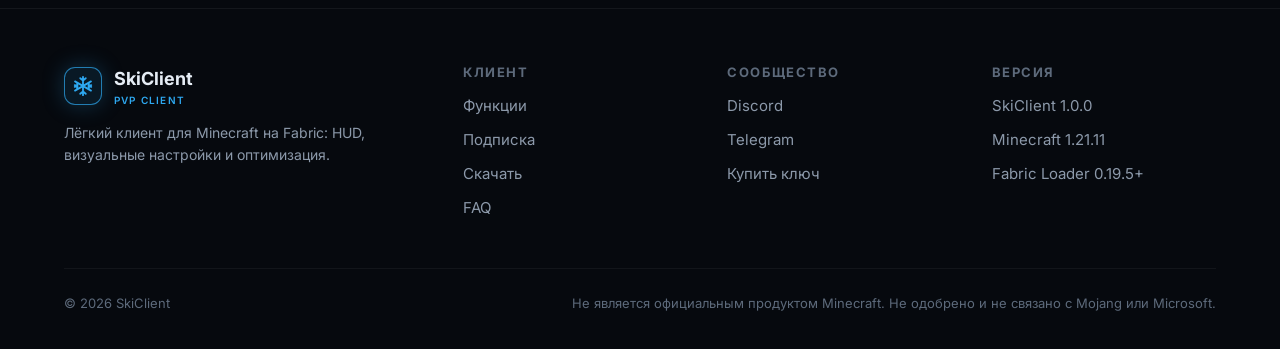
<file: features.html>
<!doctype html>
<html lang="ru">
<head>
	<meta charset="utf-8">
	<meta name="viewport" content="width=device-width, initial-scale=1">
	<title>Функции — SkiClient</title>
	<meta name="description" content="Все 24 модуля SkiClient: Keystrokes, CPS Counter, Armor HUD, Potion HUD, Custom Crosshair, Hitbox Color, FullBright, Entity Culling и другие.">
	<meta property="og:image" content="assets/img/og.jpg">
	<meta name="theme-color" content="#06090e">
	<link rel="icon" href="assets/img/favicon.svg" type="image/svg+xml">
	<link rel="preconnect" href="https://fonts.googleapis.com">
	<link rel="preconnect" href="https://fonts.gstatic.com" crossorigin>
	<link href="https://fonts.googleapis.com/css2?family=Inter:wght@400;500;600;700;800&family=JetBrains+Mono:wght@500;600;700;800&display=swap" rel="stylesheet">
	<link rel="stylesheet" href="assets/css/style.css">
	<script>try{document.documentElement.dataset.theme=localStorage.getItem("ski-theme")||"sky"}catch(e){}</script>
</head>
<body data-page="features">
	<div class="bg-grid"></div>
	<div class="bg-glow one"></div>
	<div class="bg-glow two"></div>
	<canvas id="snow" aria-hidden="true"></canvas>

	<header class="header">
		<div class="wrap">
			<a class="logo" href="index.html" aria-label="SkiClient — на главную">
				<span class="logo-mark"><svg viewBox="0 0 24 24" fill="none" stroke="currentColor" stroke-width="2" stroke-linecap="round" stroke-linejoin="round"><path d="M12 2v20M3.3 7l17.4 10M3.3 17L20.7 7M9 3.5l3 2.5 3-2.5M9 20.5l3-2.5 3 2.5M3 11l3 1-.5 3M21 13l-3-1 .5-3M3 13l3-1-.5-3M21 11l-3 1 .5 3"/></svg></span>
				<span>SkiClient<small>PVP CLIENT</small></span>
			</a>
			<nav class="nav" id="nav">
				<a href="index.html" data-nav="home">Главная</a>
				<a href="features.html" data-nav="features">Функции</a>
				<a href="pricing.html" data-nav="pricing">Подписка</a>
				<a href="download.html" data-nav="download">Скачать</a>
				<a href="faq.html" data-nav="faq">FAQ</a>
			</nav>
			<a class="btn btn-primary btn-sm btn-desktop" href="pricing.html">Купить Pro</a>
			<button class="burger" aria-label="Меню" aria-expanded="false" aria-controls="nav"><span></span><span></span><span></span></button>
		</div>
	</header>

	<main>
		<section class="page-hero">
			<div class="wrap">
				<span class="eyebrow reveal">Функции</span>
				<h1 data-split><span data-cfg="modules"></span> модуля. <span class="accent">Ноль лишнего.</span></h1>
				<p class="reveal" style="--d:.4s">Нажмите на карточку, чтобы увидеть все настройки модуля. Метка <span class="badge badge-free">FREE</span> — работает без ключа, <span class="badge badge-pro">PRO</span> — открывается подпиской.</p>
			</div>
		</section>

		<section class="section-sm" style="padding-top:20px">
			<div class="wrap">
				<div class="toolbar reveal">
					<label class="search">
						<svg viewBox="0 0 24 24" fill="none" stroke="currentColor" stroke-width="2" stroke-linecap="round"><circle cx="11" cy="11" r="7"/><path d="M20 20l-3.5-3.5"/></svg>
						<input type="search" id="q" placeholder="Поиск модулей..." autocomplete="off" aria-label="Поиск модулей">
					</label>
					<div class="seg plan-filter" id="plan" role="group" aria-label="План">
						<button class="on" data-plan="all">Все</button>
						<button data-plan="free">Free</button>
						<button data-plan="pro">Pro</button>
					</div>
					<div class="tabs" id="tabs" role="group" aria-label="Категории"></div>
				</div>

				<div class="modules" id="modules"></div>
				<div class="empty" id="empty"><h3>Ничего не найдено</h3><p>Попробуйте другой запрос.</p></div>
			</div>
		</section>

		<!-- ============================================================ CROSSHAIR -->
		<section class="section">
			<div class="wrap">
				<div class="section-head reveal">
					<span class="eyebrow">Custom Crosshair · Free</span>
					<h2>Соберите свой прицел</h2>
					<p>Те же настройки, что в клиенте. Наведите курсор на превью — так прицел выглядит, когда смотрит на цель.</p>
				</div>
				<div class="playground">
					<div class="card pg-view reveal from-left" id="pg-view">
						<span class="badge badge-free pg-label">ПРЕВЬЮ</span>
						<canvas id="crosshair" width="400" height="400" aria-label="Превью прицела"></canvas>
						<div class="pg-target"><span class="kbd">HOVER</span> подсветка на цели</div>
					</div>
					<div class="card pg-controls reveal from-right">
						<div class="pg-row">
							<label>Стиль</label>
							<div class="seg" id="ch-style">
								<button class="on" data-v="cross">Крест</button>
								<button data-v="crossdot">Крест + точка</button>
								<button data-v="dot">Точка</button>
								<button data-v="circle">Круг</button>
							</div>
						</div>
						<div class="pg-row"><label for="ch-size">Размер <output id="o-size">4</output></label><input type="range" id="ch-size" min="1" max="10" step="0.5" value="4"></div>
						<div class="pg-row"><label for="ch-gap">Отступ <output id="o-gap">1.5</output></label><input type="range" id="ch-gap" min="0" max="6" step="0.5" value="1.5"></div>
						<div class="pg-row"><label for="ch-thick">Толщина <output id="o-thick">1</output></label><input type="range" id="ch-thick" min="0.5" max="3" step="0.5" value="1"></div>
						<div class="pg-row">
							<label>Цвет</label>
							<div class="colors" id="ch-color"></div>
						</div>
						<div class="mini-card on" style="background:transparent"><b>Обводка</b><button class="toggle on" id="ch-outline" aria-label="Обводка" aria-pressed="true"></button></div>
					</div>
				</div>
			</div>
		</section>

		<!-- ============================================================ CONFIGS -->
		<section class="section">
			<div class="wrap">
				<div class="bento">
					<article class="card glow-card span-3 reveal">
						<div class="icon-box"><svg viewBox="0 0 24 24" fill="none" stroke="currentColor" stroke-width="2" stroke-linecap="round" stroke-linejoin="round"><path d="M14 2H6a2 2 0 0 0-2 2v16a2 2 0 0 0 2 2h12a2 2 0 0 0 2-2V8z"/><path d="M14 2v6h6M12 18v-6M9 15l3 3 3-3"/></svg></div>
						<h3>Конфиги и обмен настройками</h3>
						<p>Сохраняйте наборы настроек под разные режимы, экспортируйте их в <code class="mono">.json</code> и отправляйте друзьям. Чтобы импортировать конфиг, просто перетащите файл в окно игры.</p>
					</article>
					<article class="card glow-card span-3 reveal" style="--d:.1s">
						<div class="icon-box"><svg viewBox="0 0 24 24" fill="none" stroke="currentColor" stroke-width="2" stroke-linecap="round" stroke-linejoin="round"><rect x="2" y="6" width="20" height="12" rx="2"/><path d="M7 10h.01M11 10h.01M15 10h.01M7 14h10"/></svg></div>
						<h3>Бинды на любой модуль</h3>
						<p>Назначьте клавишу — и модуль включается прямо в игре, без меню. <span class="kbd">ПКМ</span> по карточке в меню — быстрое вкл/выкл, <span class="kbd">BACKSPACE</span> убирает бинд.</p>
					</article>
					<article class="card glow-card span-2 reveal">
						<div class="icon-box"><svg viewBox="0 0 24 24" fill="none" stroke="currentColor" stroke-width="2" stroke-linecap="round" stroke-linejoin="round"><circle cx="11" cy="11" r="7"/><path d="M20 20l-3.5-3.5"/></svg></div>
						<h3>Поиск по модулям</h3>
						<p>Ищет и по названию, и по описанию — на русском и английском.</p>
					</article>
					<article class="card glow-card span-2 reveal" style="--d:.1s">
						<div class="icon-box"><svg viewBox="0 0 24 24" fill="none" stroke="currentColor" stroke-width="2" stroke-linecap="round" stroke-linejoin="round"><path d="M5 8l6 6M4 14l6-6 2-3M2 5h12M7 2h1M22 22l-5-10-5 10M14 18h6"/></svg></div>
						<h3>Русский и English</h3>
						<p>Язык меню выбирается автоматически по языку игры или вручную.</p>
					</article>
					<article class="card glow-card span-2 wide-md reveal" style="--d:.2s">
						<div class="icon-box"><svg viewBox="0 0 24 24" fill="none" stroke="currentColor" stroke-width="2" stroke-linecap="round" stroke-linejoin="round"><circle cx="13.5" cy="6.5" r="2.5"/><circle cx="19" cy="13" r="2"/><circle cx="6" cy="12" r="3"/><circle cx="11" cy="19" r="2"/></svg></div>
						<h3>Шесть тем</h3>
						<p>Sky, Ocean, Mono, Amethyst, Crimson и Emerald. Цвет темы подхватывают Keystrokes и прицел.</p>
						<div class="bento-visual"><div class="theme-picker" style="margin:0" data-theme-swatches></div></div>
					</article>
				</div>
			</div>
		</section>

		<section class="section-sm">
			<div class="wrap">
				<div class="cta reveal zoom">
					<span class="eyebrow">Готовы попробовать?</span>
					<h2 style="margin-top:16px">Скачайте и откройте меню на <span class="accent">Right Shift</span></h2>
					<p><span data-cfg="free"></span> модулей работают бесплатно. Остальные <span data-cfg="pro"></span> — с ключом Pro.</p>
					<div class="btns">
						<a class="btn btn-primary btn-lg" href="download.html">Скачать SkiClient</a>
						<a class="btn btn-ghost btn-lg" href="pricing.html">Тарифы</a>
					</div>
				</div>
			</div>
		</section>
	</main>

	<!-- module details drawer -->
	<div class="drawer-backdrop" id="drawer-backdrop"></div>
	<aside class="drawer" id="drawer" aria-hidden="true" aria-labelledby="drawer-title" role="dialog">
		<button class="drawer-close" id="drawer-close" aria-label="Закрыть"><svg viewBox="0 0 24 24" fill="none" stroke="currentColor" stroke-width="2.5" stroke-linecap="round"><path d="M18 6L6 18M6 6l12 12"/></svg></button>
		<div class="drawer-head">
			<span class="eyebrow" id="drawer-cat"></span>
			<h3 id="drawer-title"></h3>
			<p id="drawer-desc"></p>
		</div>
		<div class="drawer-body" id="drawer-body"></div>
		<div class="drawer-foot" id="drawer-foot"></div>
	</aside>

	<footer class="footer">
		<div class="wrap">
			<div class="footer-grid">
				<div>
					<a class="logo" href="index.html">
						<span class="logo-mark"><svg viewBox="0 0 24 24" fill="none" stroke="currentColor" stroke-width="2" stroke-linecap="round" stroke-linejoin="round"><path d="M12 2v20M3.3 7l17.4 10M3.3 17L20.7 7M9 3.5l3 2.5 3-2.5M9 20.5l3-2.5 3 2.5M3 11l3 1-.5 3M21 13l-3-1 .5-3M3 13l3-1-.5-3M21 11l-3 1 .5 3"/></svg></span>
						<span>SkiClient<small>PVP CLIENT</small></span>
					</a>
					<p>Лёгкий клиент для Minecraft на Fabric: HUD, визуальные настройки и оптимизация.</p>
				</div>
				<div>
					<h4>Клиент</h4>
					<ul><li><a href="features.html">Функции</a></li><li><a href="pricing.html">Подписка</a></li><li><a href="download.html">Скачать</a></li><li><a href="faq.html">FAQ</a></li></ul>
				</div>
				<div>
					<h4>Сообщество</h4>
					<ul><li><a data-link="discord">Discord</a></li><li><a data-link="telegram">Telegram</a></li><li><a data-link="buy">Купить ключ</a></li></ul>
				</div>
				<div>
					<h4>Версия</h4>
					<ul><li class="muted">SkiClient <span data-cfg="version"></span></li><li class="muted">Minecraft <span data-cfg="minecraft"></span></li><li class="muted">Fabric Loader <span data-cfg="loader"></span>+</li></ul>
				</div>
			</div>
			<div class="footer-bottom">
				<span>© <span data-year></span> SkiClient</span>
				<span>Не является официальным продуктом Minecraft. Не одобрено и не связано с Mojang или Microsoft.</span>
			</div>
		</div>
	</footer>

	<script src="assets/js/data.js"></script>
	<script src="assets/js/main.js"></script>
	<script src="assets/js/features.js"></script>
</body>
</html>
</file>
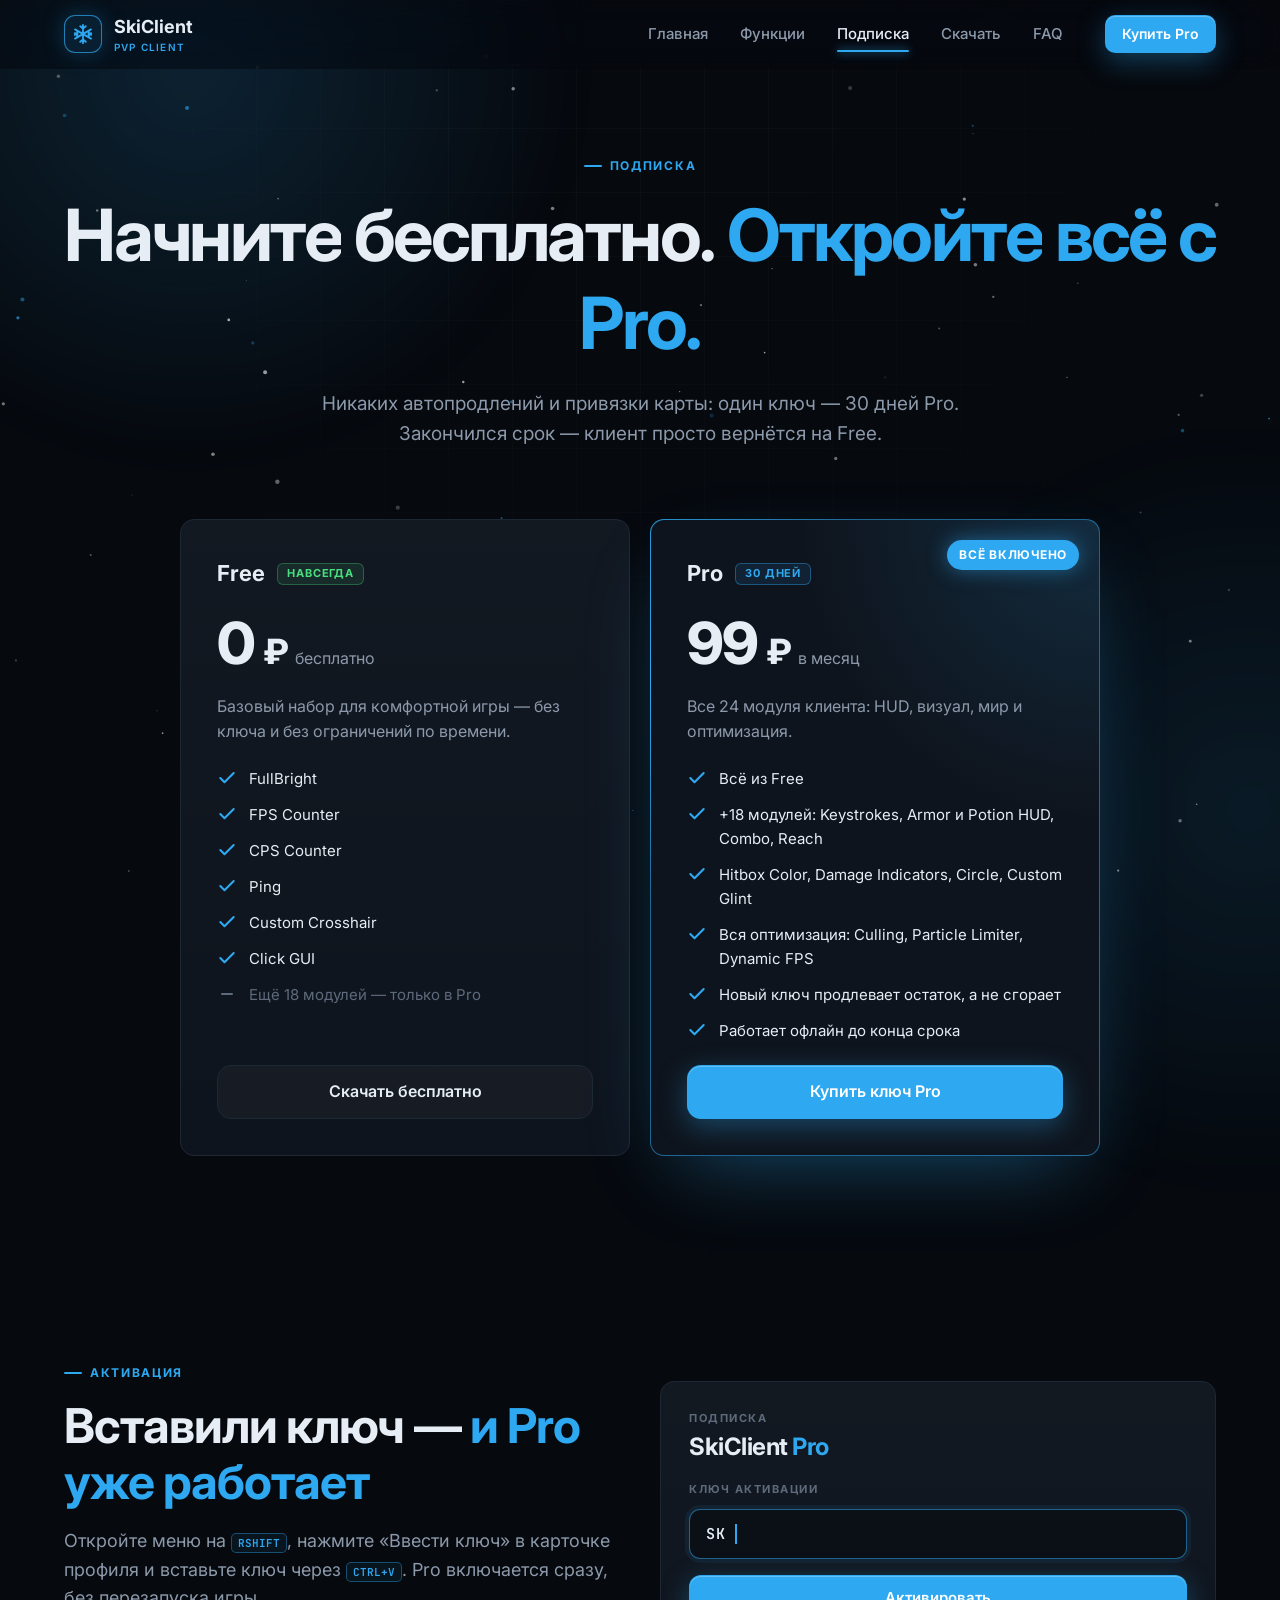
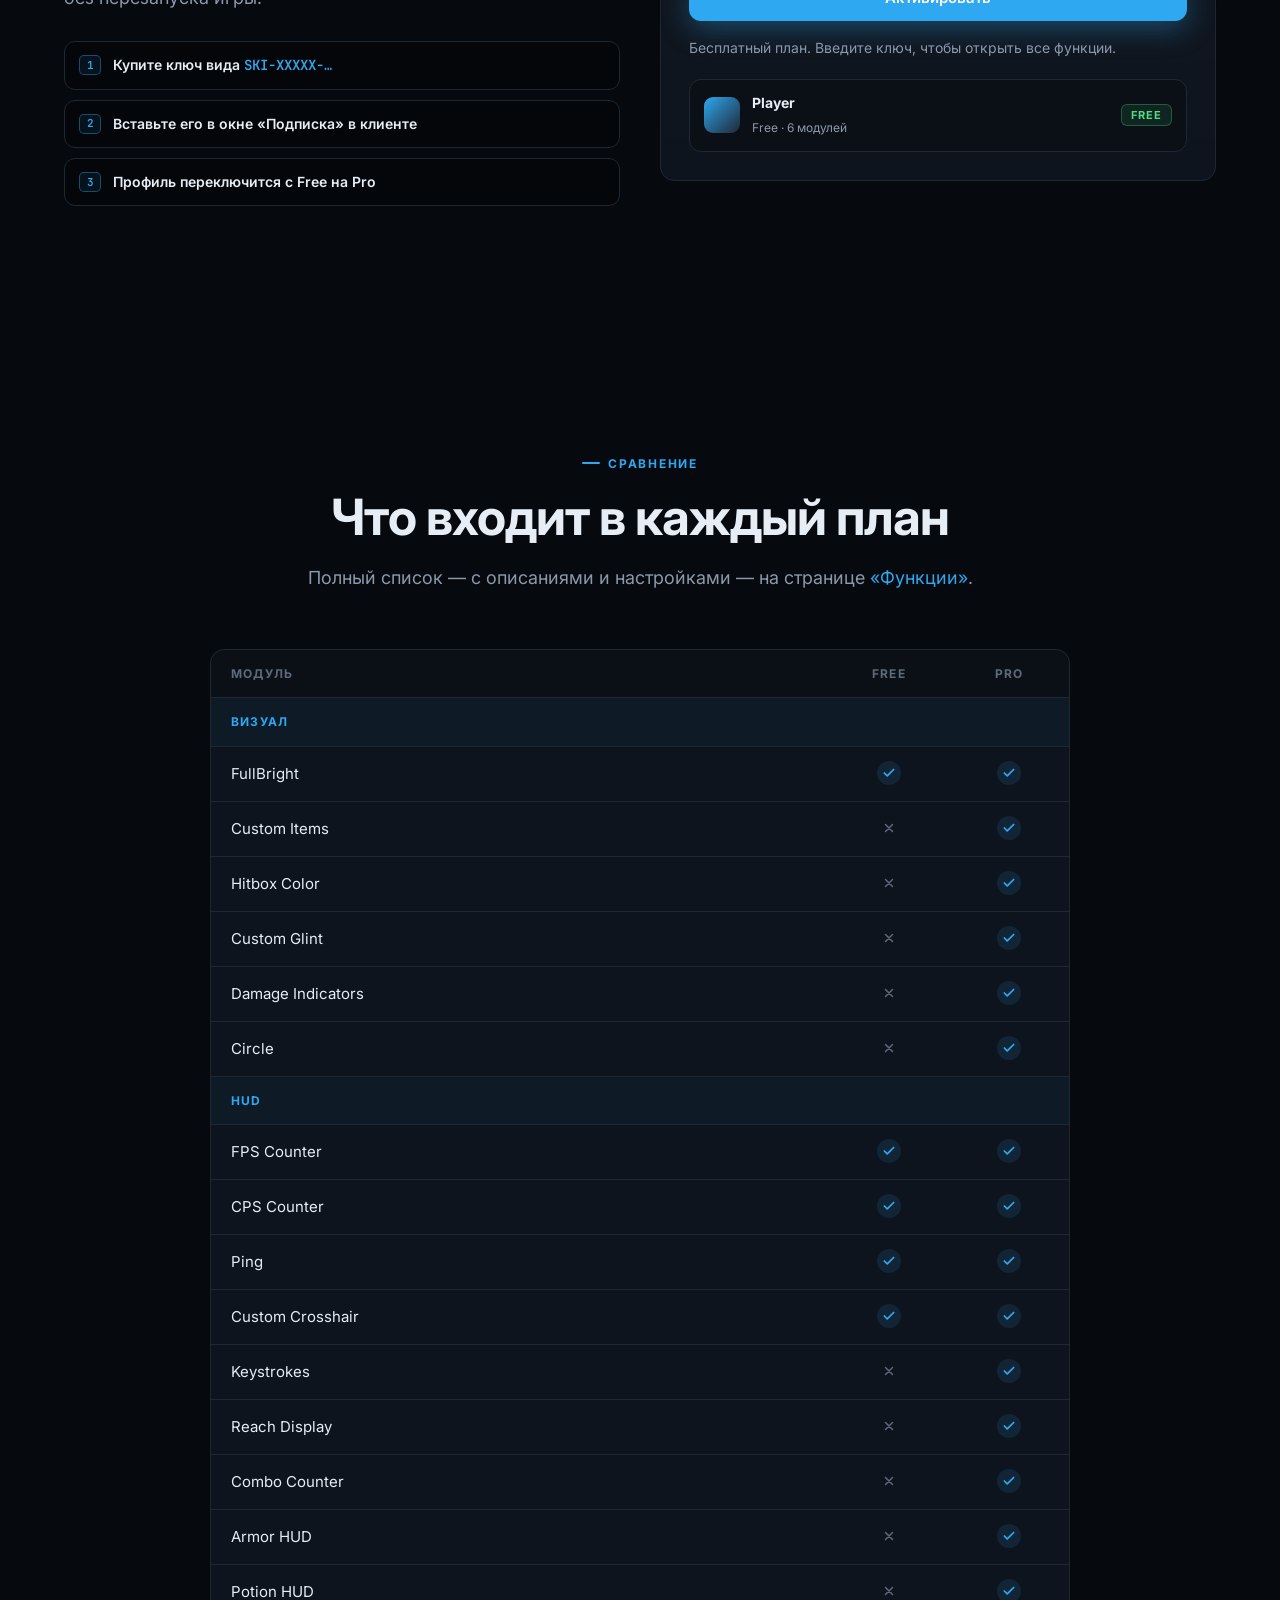
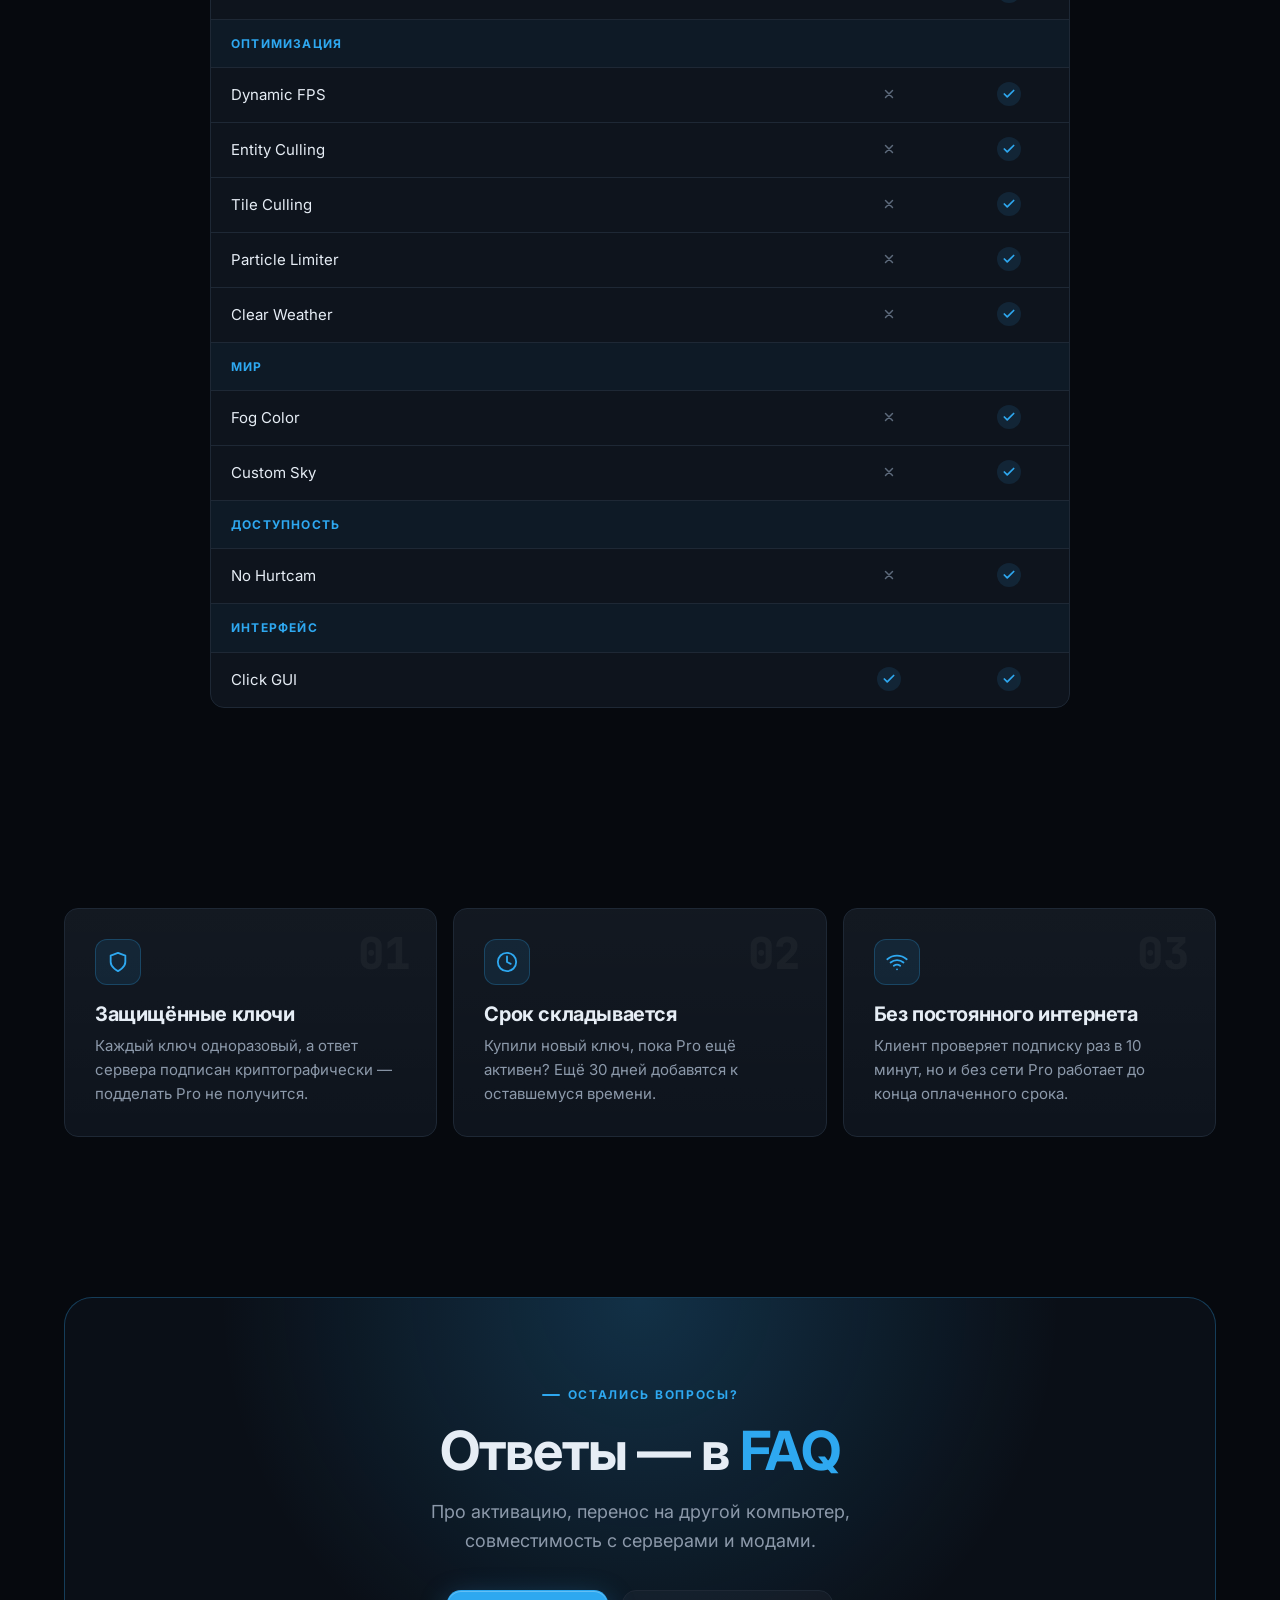
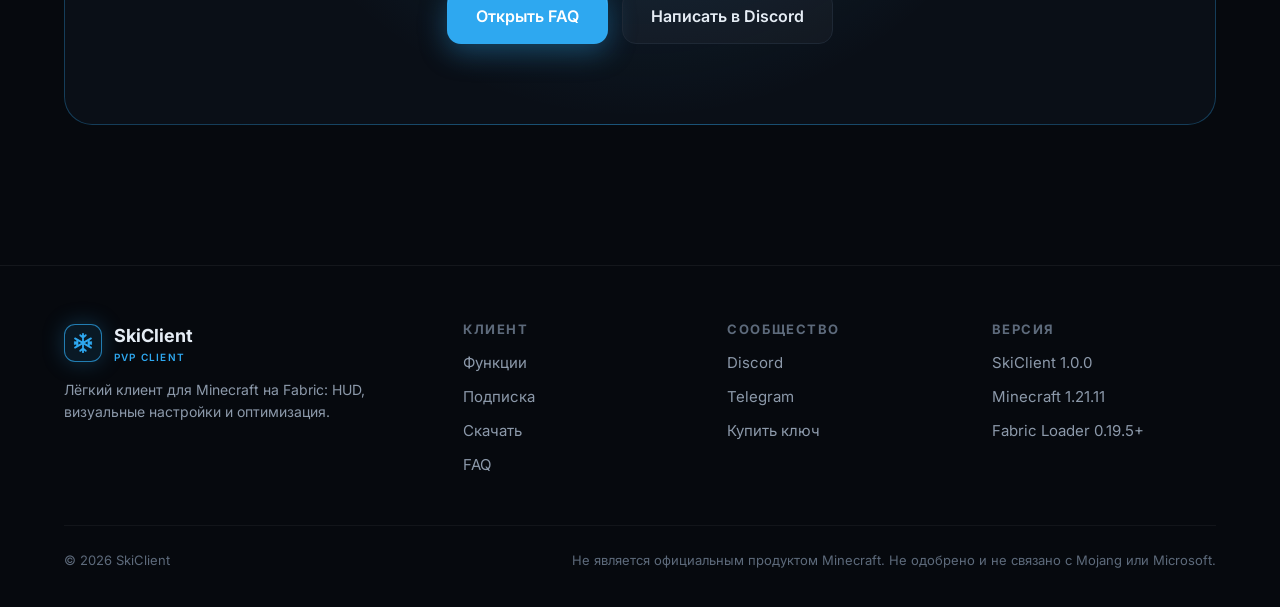
<file: pricing.html>
<!doctype html>
<html lang="ru">
<head>
	<meta charset="utf-8">
	<meta name="viewport" content="width=device-width, initial-scale=1">
	<title>Подписка — SkiClient</title>
	<meta name="description" content="SkiClient Free и Pro: что входит в каждый план, сколько стоит ключ на 30 дней и как его активировать.">
	<meta property="og:image" content="assets/img/og.jpg">
	<meta name="theme-color" content="#06090e">
	<link rel="icon" href="assets/img/favicon.svg" type="image/svg+xml">
	<link rel="preconnect" href="https://fonts.googleapis.com">
	<link rel="preconnect" href="https://fonts.gstatic.com" crossorigin>
	<link href="https://fonts.googleapis.com/css2?family=Inter:wght@400;500;600;700;800&family=JetBrains+Mono:wght@500;600;700;800&display=swap" rel="stylesheet">
	<link rel="stylesheet" href="assets/css/style.css">
	<script>try{document.documentElement.dataset.theme=localStorage.getItem("ski-theme")||"sky"}catch(e){}</script>
</head>
<body data-page="pricing">
	<div class="bg-grid"></div>
	<div class="bg-glow one"></div>
	<div class="bg-glow two"></div>
	<canvas id="snow" aria-hidden="true"></canvas>

	<header class="header">
		<div class="wrap">
			<a class="logo" href="index.html" aria-label="SkiClient — на главную">
				<span class="logo-mark"><svg viewBox="0 0 24 24" fill="none" stroke="currentColor" stroke-width="2" stroke-linecap="round" stroke-linejoin="round"><path d="M12 2v20M3.3 7l17.4 10M3.3 17L20.7 7M9 3.5l3 2.5 3-2.5M9 20.5l3-2.5 3 2.5M3 11l3 1-.5 3M21 13l-3-1 .5-3M3 13l3-1-.5-3M21 11l-3 1 .5 3"/></svg></span>
				<span>SkiClient<small>PVP CLIENT</small></span>
			</a>
			<nav class="nav" id="nav">
				<a href="index.html" data-nav="home">Главная</a>
				<a href="features.html" data-nav="features">Функции</a>
				<a href="pricing.html" data-nav="pricing">Подписка</a>
				<a href="download.html" data-nav="download">Скачать</a>
				<a href="faq.html" data-nav="faq">FAQ</a>
			</nav>
			<a class="btn btn-primary btn-sm btn-desktop" data-link="buy">Купить Pro</a>
			<button class="burger" aria-label="Меню" aria-expanded="false" aria-controls="nav"><span></span><span></span><span></span></button>
		</div>
	</header>

	<main>
		<section class="page-hero">
			<div class="wrap">
				<span class="eyebrow reveal">Подписка</span>
				<h1 data-split>Начните бесплатно. <span class="accent">Откройте всё с Pro.</span></h1>
				<p class="reveal" style="--d:.4s">Никаких автопродлений и привязки карты: один ключ — 30 дней Pro. Закончился срок — клиент просто вернётся на Free.</p>
			</div>
		</section>

		<section class="section-sm" style="padding-top:30px">
			<div class="wrap">
				<div class="plans">
					<article class="card glow-card plan reveal from-left">
						<div class="plan-name">Free <span class="badge badge-free">НАВСЕГДА</span></div>
						<div class="price"><b>0 <span style="font-size:.6em" data-cfg="currency"></span></b><span>бесплатно</span></div>
						<p>Базовый набор для комфортной игры — без ключа и без ограничений по времени.</p>
						<ul id="free-list"></ul>
						<a class="btn btn-ghost btn-lg btn-block" href="download.html">Скачать бесплатно</a>
					</article>

					<article class="card glow-card plan plan-pro reveal from-right" style="--d:.1s">
						<span class="border-anim"></span>
						<span class="ribbon">ВСЁ ВКЛЮЧЕНО</span>
						<div class="plan-name">Pro <span class="badge badge-pro">30 ДНЕЙ</span></div>
						<div class="price"><b><span data-cfg="price"></span> <span style="font-size:.6em" data-cfg="currency"></span></b><span>в месяц</span></div>
						<p>Все <span data-cfg="modules"></span> модуля клиента: HUD, визуал, мир и оптимизация.</p>
						<ul>
							<li><svg viewBox="0 0 24 24" fill="none" stroke="currentColor" stroke-width="2.5" stroke-linecap="round" stroke-linejoin="round"><path d="M20 6L9 17l-5-5"/></svg><span>Всё из Free</span></li>
							<li><svg viewBox="0 0 24 24" fill="none" stroke="currentColor" stroke-width="2.5" stroke-linecap="round" stroke-linejoin="round"><path d="M20 6L9 17l-5-5"/></svg><span>+<span data-cfg="pro"></span> модулей: Keystrokes, Armor и Potion HUD, Combo, Reach</span></li>
							<li><svg viewBox="0 0 24 24" fill="none" stroke="currentColor" stroke-width="2.5" stroke-linecap="round" stroke-linejoin="round"><path d="M20 6L9 17l-5-5"/></svg><span>Hitbox Color, Damage Indicators, Circle, Custom Glint</span></li>
							<li><svg viewBox="0 0 24 24" fill="none" stroke="currentColor" stroke-width="2.5" stroke-linecap="round" stroke-linejoin="round"><path d="M20 6L9 17l-5-5"/></svg><span>Вся оптимизация: Culling, Particle Limiter, Dynamic FPS</span></li>
							<li><svg viewBox="0 0 24 24" fill="none" stroke="currentColor" stroke-width="2.5" stroke-linecap="round" stroke-linejoin="round"><path d="M20 6L9 17l-5-5"/></svg><span>Новый ключ продлевает остаток, а не сгорает</span></li>
							<li><svg viewBox="0 0 24 24" fill="none" stroke="currentColor" stroke-width="2.5" stroke-linecap="round" stroke-linejoin="round"><path d="M20 6L9 17l-5-5"/></svg><span>Работает офлайн до конца срока</span></li>
						</ul>
						<a class="btn btn-primary btn-lg btn-block" data-link="buy">Купить ключ Pro</a>
					</article>
				</div>
			</div>
		</section>

		<!-- ============================================================ ACTIVATION -->
		<section class="section">
			<div class="wrap key-demo">
				<div class="reveal from-left">
					<span class="eyebrow">Активация</span>
					<h2 style="font-size:clamp(32px,4.4vw,48px);margin:16px 0 18px">Вставили ключ — <span class="accent">и Pro уже работает</span></h2>
					<p class="muted" style="font-size:18px;margin-bottom:28px">Откройте меню на <span class="kbd">RSHIFT</span>, нажмите «Ввести ключ» в карточке профиля и вставьте ключ через <span class="kbd">CTRL+V</span>. Pro включается сразу, без перезапуска игры.</p>
					<div class="steps" style="grid-template-columns:1fr;gap:10px">
						<div class="mini-card"><span class="kbd">1</span><b>Купите ключ вида <span class="mono accent">SKI-XXXXX-…</span></b></div>
						<div class="mini-card"><span class="kbd">2</span><b>Вставьте его в окне «Подписка» в клиенте</b></div>
						<div class="mini-card"><span class="kbd">3</span><b>Профиль переключится с Free на Pro</b></div>
					</div>
				</div>
				<div class="card license-mock reveal from-right" id="license">
					<div class="lbl">ПОДПИСКА</div>
					<h3 style="font-size:24px;margin:6px 0 20px">SkiClient <span class="accent">Pro</span></h3>
					<div class="lbl">КЛЮЧ АКТИВАЦИИ</div>
					<div class="key-input"><span id="key-text"></span><span class="caret"></span></div>
					<button class="btn btn-primary btn-block" id="key-btn" tabindex="-1">Активировать</button>
					<div class="key-status" id="key-status">Бесплатный план. Введите ключ, чтобы открыть все функции.</div>
					<div class="profile-card">
						<span class="avatar"></span>
						<div><b>Player</b><small class="muted" id="key-sub">Free · 6 модулей</small></div>
						<span class="badge badge-free plan-tag" id="plan-tag">FREE</span>
					</div>
				</div>
			</div>
		</section>

		<!-- ============================================================ COMPARE -->
		<section class="section">
			<div class="wrap">
				<div class="section-head center reveal">
					<span class="eyebrow">Сравнение</span>
					<h2>Что входит в каждый план</h2>
					<p>Полный список — с описаниями и настройками — на странице <a class="accent" href="features.html">«Функции»</a>.</p>
				</div>
				<div class="compare-wrap reveal" style="max-width:860px;margin:0 auto">
					<table class="compare" id="compare">
						<thead><tr><th>Модуль</th><th>Free</th><th>Pro</th></tr></thead>
						<tbody></tbody>
					</table>
				</div>
			</div>
		</section>

		<section class="section-sm">
			<div class="wrap">
				<div class="steps" data-stagger=".1">
					<div class="card glow-card step">
						<div class="icon-box"><svg viewBox="0 0 24 24" fill="none" stroke="currentColor" stroke-width="2" stroke-linecap="round" stroke-linejoin="round"><path d="M12 22s8-4 8-10V5l-8-3-8 3v7c0 6 8 10 8 10z"/></svg></div>
						<h3>Защищённые ключи</h3>
						<p>Каждый ключ одноразовый, а ответ сервера подписан криптографически — подделать Pro не получится.</p>
					</div>
					<div class="card glow-card step">
						<div class="icon-box"><svg viewBox="0 0 24 24" fill="none" stroke="currentColor" stroke-width="2" stroke-linecap="round" stroke-linejoin="round"><circle cx="12" cy="12" r="10"/><path d="M12 6v6l4 2"/></svg></div>
						<h3>Срок складывается</h3>
						<p>Купили новый ключ, пока Pro ещё активен? Ещё 30 дней добавятся к оставшемуся времени.</p>
					</div>
					<div class="card glow-card step">
						<div class="icon-box"><svg viewBox="0 0 24 24" fill="none" stroke="currentColor" stroke-width="2" stroke-linecap="round" stroke-linejoin="round"><path d="M5 12.55a11 11 0 0 1 14.08 0M1.42 9a16 16 0 0 1 21.16 0M8.53 16.11a6 6 0 0 1 6.95 0M12 20h.01"/></svg></div>
						<h3>Без постоянного интернета</h3>
						<p>Клиент проверяет подписку раз в 10 минут, но и без сети Pro работает до конца оплаченного срока.</p>
					</div>
				</div>
			</div>
		</section>

		<section class="section-sm">
			<div class="wrap">
				<div class="cta reveal zoom">
					<span class="eyebrow">Остались вопросы?</span>
					<h2 style="margin-top:16px">Ответы — в <span class="accent">FAQ</span></h2>
					<p>Про активацию, перенос на другой компьютер, совместимость с серверами и модами.</p>
					<div class="btns">
						<a class="btn btn-primary btn-lg" href="faq.html">Открыть FAQ</a>
						<a class="btn btn-ghost btn-lg" data-link="discord">Написать в Discord</a>
					</div>
				</div>
			</div>
		</section>
	</main>

	<footer class="footer">
		<div class="wrap">
			<div class="footer-grid">
				<div>
					<a class="logo" href="index.html">
						<span class="logo-mark"><svg viewBox="0 0 24 24" fill="none" stroke="currentColor" stroke-width="2" stroke-linecap="round" stroke-linejoin="round"><path d="M12 2v20M3.3 7l17.4 10M3.3 17L20.7 7M9 3.5l3 2.5 3-2.5M9 20.5l3-2.5 3 2.5M3 11l3 1-.5 3M21 13l-3-1 .5-3M3 13l3-1-.5-3M21 11l-3 1 .5 3"/></svg></span>
						<span>SkiClient<small>PVP CLIENT</small></span>
					</a>
					<p>Лёгкий клиент для Minecraft на Fabric: HUD, визуальные настройки и оптимизация.</p>
				</div>
				<div>
					<h4>Клиент</h4>
					<ul><li><a href="features.html">Функции</a></li><li><a href="pricing.html">Подписка</a></li><li><a href="download.html">Скачать</a></li><li><a href="faq.html">FAQ</a></li></ul>
				</div>
				<div>
					<h4>Сообщество</h4>
					<ul><li><a data-link="discord">Discord</a></li><li><a data-link="telegram">Telegram</a></li><li><a data-link="buy">Купить ключ</a></li></ul>
				</div>
				<div>
					<h4>Версия</h4>
					<ul><li class="muted">SkiClient <span data-cfg="version"></span></li><li class="muted">Minecraft <span data-cfg="minecraft"></span></li><li class="muted">Fabric Loader <span data-cfg="loader"></span>+</li></ul>
				</div>
			</div>
			<div class="footer-bottom">
				<span>© <span data-year></span> SkiClient</span>
				<span>Не является официальным продуктом Minecraft. Не одобрено и не связано с Mojang или Microsoft.</span>
			</div>
		</div>
	</footer>

	<script src="assets/js/data.js"></script>
	<script src="assets/js/main.js"></script>
	<script src="assets/js/pricing.js"></script>
</body>
</html>
</file>
<file: assets/css/style.css>
/* SkiClient site. Colors mirror the client palettes in Theme.java. */
:root {
	--accent: #2ea8f0;
	--accent-rgb: 46, 168, 240;
	--toggle: #2ea8f0;
	--bg: #06090e;
	--panel: #0a0f17;
	--card: #0e141d;
	--border: #1e2835;
	--text: #e6edf5;
	--text-2: #8c99aa;
	--muted: #5d6a7b;
	--green: #4ade80;
	--red: #f87171;
	--yellow: #facc15;
	--radius: 14px;
	--radius-lg: 22px;
	--wrap: 1200px;
	--ease: cubic-bezier(.2, .8, .2, 1);
	--font: "Inter", system-ui, -apple-system, "Segoe UI", Roboto, sans-serif;
	--mono: "JetBrains Mono", ui-monospace, Consolas, monospace;
	color-scheme: dark;
}

html[data-theme="ocean"]    { --accent: #4c8df6; --accent-rgb: 76, 141, 246;  --toggle: #3b7bf0; --panel: #0a0e18; --card: #0d1320; --border: #1d2638; }
html[data-theme="mono"]     { --accent: #f1f3f6; --accent-rgb: 241, 243, 246; --toggle: #cdd2d9; --panel: #0c0d10; --card: #101216; --border: #24272d; --bg: #070708; }
html[data-theme="amethyst"] { --accent: #b06cf8; --accent-rgb: 176, 108, 248; --toggle: #a855f7; --panel: #0d0b14; --card: #120f1b; --border: #251f35; --bg: #07060b; }
html[data-theme="crimson"]  { --accent: #f4566f; --accent-rgb: 244, 86, 111;  --toggle: #f43f5e; --panel: #110a0e; --card: #170e13; --border: #2e1c24; --bg: #0a0608; }
html[data-theme="emerald"]  { --accent: #22c58e; --accent-rgb: 34, 197, 142;  --toggle: #10b981; --panel: #08110f; --card: #0c1714; --border: #1a2d27; --bg: #050a09; }

*, *::before, *::after { box-sizing: border-box; }
html { scroll-behavior: smooth; -webkit-text-size-adjust: 100%; }
body {
	margin: 0;
	font-family: var(--font);
	font-size: 16px;
	line-height: 1.6;
	color: var(--text);
	background: var(--bg);
	overflow-x: hidden;
	transition: background-color .6s var(--ease);
	-webkit-font-smoothing: antialiased;
}
img { max-width: 100%; display: block; }
a { color: inherit; text-decoration: none; }
button { font: inherit; color: inherit; cursor: pointer; }
h1, h2, h3, h4 { margin: 0; line-height: 1.15; letter-spacing: -.02em; font-weight: 700; }
p { margin: 0; }
::selection { background: rgba(var(--accent-rgb), .35); }
:focus-visible { outline: 2px solid var(--accent); outline-offset: 3px; border-radius: 6px; }

.wrap { width: 100%; max-width: var(--wrap); margin: 0 auto; padding: 0 24px; }
.accent { color: var(--accent); transition: color .6s var(--ease); }
.muted { color: var(--text-2); }
.mono { font-family: var(--mono); }

/* ------------------------------------------------------------- background */
.bg-layer { position: fixed; inset: 0; z-index: -2; pointer-events: none; }
.bg-glow {
	position: fixed; z-index: -1; pointer-events: none;
	width: 900px; height: 900px; border-radius: 50%;
	background: radial-gradient(circle, rgba(var(--accent-rgb), .16), transparent 62%);
	filter: blur(20px);
	transition: background .8s var(--ease);
}
.bg-glow.one { top: -380px; left: -260px; animation: drift 22s ease-in-out infinite alternate; }
.bg-glow.two { top: 40vh; right: -420px; animation: drift 28s ease-in-out infinite alternate-reverse; opacity: .7; }
@keyframes drift { to { transform: translate(120px, 80px) scale(1.1); } }
.bg-grid {
	position: fixed; inset: 0; z-index: -2; pointer-events: none;
	background-image:
		linear-gradient(rgba(255,255,255,.025) 1px, transparent 1px),
		linear-gradient(90deg, rgba(255,255,255,.025) 1px, transparent 1px);
	background-size: 64px 64px;
	mask-image: radial-gradient(ellipse at 50% 0%, #000 20%, transparent 70%);
}
#snow { position: fixed; inset: 0; z-index: -1; pointer-events: none; width: 100%; height: 100%; }

/* ------------------------------------------------------------- header */
.header {
	position: sticky; top: 0; z-index: 50;
	backdrop-filter: blur(14px) saturate(140%);
	-webkit-backdrop-filter: blur(14px) saturate(140%);
	background: rgba(6, 9, 14, .55);
	border-bottom: 1px solid transparent;
	transition: border-color .3s, background .3s;
}
.header.scrolled { border-bottom-color: rgba(255,255,255,.06); background: rgba(6, 9, 14, .8); }
.header .wrap { display: flex; align-items: center; gap: 28px; height: 68px; }
.logo { display: flex; align-items: center; gap: 12px; font-weight: 700; font-size: 18px; flex-shrink: 0; }
.logo-mark {
	width: 38px; height: 38px; border-radius: 11px;
	display: grid; place-items: center;
	color: var(--accent);
	border: 1.5px solid rgba(var(--accent-rgb), .7);
	background: rgba(var(--accent-rgb), .1);
	box-shadow: 0 0 22px rgba(var(--accent-rgb), .25);
	transition: color .6s, border-color .6s, background .6s, box-shadow .6s;
}
.logo-mark svg { width: 22px; height: 22px; transition: transform .8s var(--ease); }
.logo:hover .logo-mark svg { transform: rotate(60deg); }
.logo small { display: block; font-size: 10px; letter-spacing: .12em; font-weight: 600; color: var(--accent); margin-top: -2px; transition: color .6s; }

.nav { display: flex; gap: 4px; margin-left: auto; }
.nav a {
	position: relative; padding: 8px 14px; border-radius: 10px;
	font-size: 15px; font-weight: 500; color: var(--text-2);
	transition: color .2s, background .2s;
}
.nav a:hover { color: var(--text); background: rgba(255,255,255,.04); }
.nav a.active { color: var(--text); }
.nav a.active::after {
	content: ""; position: absolute; left: 14px; right: 14px; bottom: 2px; height: 2px; border-radius: 2px;
	background: var(--accent); box-shadow: 0 0 10px var(--accent);
}
.header .btn { flex-shrink: 0; }
.burger { display: none; margin-left: auto; width: 42px; height: 42px; border-radius: 10px; border: 1px solid var(--border); background: var(--card); }
.burger span { display: block; width: 18px; height: 2px; margin: 4px auto; background: var(--text); border-radius: 2px; transition: transform .3s var(--ease), opacity .3s; }
.header.open .burger span:nth-child(1) { transform: translateY(6px) rotate(45deg); }
.header.open .burger span:nth-child(2) { opacity: 0; }
.header.open .burger span:nth-child(3) { transform: translateY(-6px) rotate(-45deg); }

/* ------------------------------------------------------------- buttons */
.btn {
	position: relative; display: inline-flex; align-items: center; justify-content: center; gap: 10px;
	height: 46px; padding: 0 22px; border-radius: 12px;
	font-weight: 600; font-size: 15px; white-space: nowrap;
	border: 1px solid var(--border); background: var(--card); color: var(--text);
	transition: transform .2s var(--ease), border-color .2s, background .2s, box-shadow .3s;
	overflow: hidden; isolation: isolate;
}
.btn:hover { transform: translateY(-2px); border-color: rgba(var(--accent-rgb), .5); }
.btn:active { transform: translateY(0) scale(.98); }
.btn svg { width: 18px; height: 18px; }
.btn-primary {
	border-color: transparent;
	background: var(--toggle);
	color: #fff;
	box-shadow: 0 8px 28px rgba(var(--accent-rgb), .35), inset 0 1px 0 rgba(255,255,255,.25);
}
html[data-theme="mono"] .btn-primary { color: #0c0d10; }
.btn-primary::before {
	content: ""; position: absolute; inset: 0; z-index: -1;
	background: linear-gradient(110deg, transparent 30%, rgba(255,255,255,.35) 50%, transparent 70%);
	transform: translateX(-120%);
	transition: transform .7s var(--ease);
}
.btn-primary:hover::before { transform: translateX(120%); }
.btn-primary:hover { box-shadow: 0 12px 40px rgba(var(--accent-rgb), .5), inset 0 1px 0 rgba(255,255,255,.25); }
.btn-ghost { background: rgba(255,255,255,.03); }
.btn-lg { height: 54px; padding: 0 28px; font-size: 16px; border-radius: 14px; }
.btn-sm { height: 38px; padding: 0 16px; font-size: 14px; border-radius: 10px; }
.btn-block { width: 100%; }

/* ------------------------------------------------------------- common bits */
.eyebrow {
	display: inline-flex; align-items: center; gap: 8px;
	font-size: 12px; font-weight: 700; letter-spacing: .14em; text-transform: uppercase;
	color: var(--accent); transition: color .6s;
}
.eyebrow::before { content: ""; width: 18px; height: 2px; border-radius: 2px; background: currentColor; }
.chip {
	display: inline-flex; align-items: center; gap: 8px;
	padding: 6px 14px 6px 8px; border-radius: 999px;
	font-size: 13px; font-weight: 500; color: var(--text-2);
	border: 1px solid var(--border); background: rgba(14, 20, 29, .6);
}
.chip .dot { width: 8px; height: 8px; border-radius: 50%; background: var(--green); box-shadow: 0 0 10px var(--green); animation: pulse 2s infinite; }
.chip b { color: var(--text); font-weight: 600; }
@keyframes pulse { 50% { opacity: .4; } }
.kbd {
	display: inline-grid; place-items: center; min-width: 22px; height: 20px; padding: 0 6px;
	border-radius: 5px; border: 1px solid rgba(var(--accent-rgb), .4);
	background: rgba(var(--accent-rgb), .08); color: var(--accent);
	font: 600 11px/1 var(--mono);
}
.badge {
	display: inline-flex; align-items: center; height: 22px; padding: 0 9px; border-radius: 6px;
	font-size: 11px; font-weight: 700; letter-spacing: .08em;
}
.badge-free { color: var(--green); background: rgba(74, 222, 128, .1); border: 1px solid rgba(74, 222, 128, .3); }
.badge-pro { color: var(--accent); background: rgba(var(--accent-rgb), .1); border: 1px solid rgba(var(--accent-rgb), .4); }

.section { padding: 120px 0; position: relative; }
.section-sm { padding: 80px 0; }
.section-head { max-width: 720px; margin-bottom: 56px; }
.section-head.center { margin-left: auto; margin-right: auto; text-align: center; }
.section-head h2 { font-size: clamp(32px, 4.4vw, 50px); margin: 16px 0 18px; }
.section-head p { font-size: 18px; color: var(--text-2); }

.card {
	position: relative;
	border: 1px solid var(--border);
	background: linear-gradient(180deg, rgba(255,255,255,.02), transparent), var(--card);
	border-radius: var(--radius);
	transition: border-color .3s, transform .4s var(--ease), background .6s, box-shadow .4s;
}
/* Cursor-following glow, positioned via --mx/--my from main.js */
.glow-card::before {
	content: ""; position: absolute; inset: -1px; border-radius: inherit; pointer-events: none;
	background: radial-gradient(420px circle at var(--mx, 50%) var(--my, 50%), rgba(var(--accent-rgb), .14), transparent 45%);
	opacity: 0; transition: opacity .4s;
}
.glow-card:hover::before { opacity: 1; }
.glow-card:hover { border-color: rgba(var(--accent-rgb), .45); }

/* ------------------------------------------------------------- reveal on scroll */
.reveal { opacity: 0; transform: translateY(28px); transition: opacity .9s var(--ease), transform .9s var(--ease); transition-delay: var(--d, 0s); }
.reveal.from-left { transform: translateX(-36px); }
.reveal.from-right { transform: translateX(36px); }
.reveal.zoom { transform: scale(.94); }
.reveal.in { opacity: 1; transform: none; }

/* ------------------------------------------------------------- hero */
.hero { padding: 72px 0 40px; position: relative; }
.hero-grid { display: grid; grid-template-columns: 1fr; gap: 56px; text-align: center; }
.hero h1 {
	font-size: clamp(42px, 7vw, 88px);
	letter-spacing: -.035em; line-height: 1.02;
	margin: 26px auto 22px; max-width: 980px;
}
.hero h1 .grad {
	background: linear-gradient(100deg, var(--text) 10%, var(--accent) 50%, var(--text) 90%);
	background-size: 220% 100%;
	-webkit-background-clip: text; background-clip: text; color: transparent;
	animation: shine 7s linear infinite;
}
@keyframes shine { to { background-position: -220% 0; } }
.hero-lead { font-size: clamp(17px, 2vw, 20px); color: var(--text-2); max-width: 640px; margin: 0 auto; }
.hero-cta { display: flex; gap: 14px; justify-content: center; flex-wrap: wrap; margin-top: 36px; }
.hero-meta { display: flex; gap: 22px; justify-content: center; flex-wrap: wrap; margin-top: 26px; font-size: 14px; color: var(--text-2); }
.hero-meta span { display: inline-flex; align-items: center; gap: 7px; }
.hero-meta svg { width: 16px; height: 16px; color: var(--accent); }

/* split words animation */
.split .w { display: inline-block; overflow: hidden; vertical-align: bottom; padding-bottom: .08em; }
.split .w > span { display: inline-block; transform: translateY(105%); animation: rise .9s var(--ease) forwards; animation-delay: calc(var(--i) * 70ms + 150ms); }
@keyframes rise { to { transform: none; } }

/* screenshot showcase */
.showcase { position: relative; perspective: 1600px; margin-top: 8px; }
.showcase-frame {
	position: relative; border-radius: 18px; padding: 10px;
	background: linear-gradient(180deg, rgba(255,255,255,.08), rgba(255,255,255,.02));
	border: 1px solid rgba(255,255,255,.08);
	box-shadow: 0 50px 120px -30px rgba(0,0,0,.9), 0 0 0 1px rgba(var(--accent-rgb), .08), 0 0 120px -20px rgba(var(--accent-rgb), .35);
	transform: rotateX(var(--rx, 12deg)) rotateY(var(--ry, 0deg)) scale(var(--sc, .96));
	transform-style: preserve-3d;
	transition: transform .5s var(--ease), box-shadow .8s;
	will-change: transform;
}
.showcase-screen { position: relative; border-radius: 10px; overflow: hidden; aspect-ratio: 16 / 9; background: var(--panel); }
.showcase-screen img {
	position: absolute; inset: 0; width: 100%; height: 100%; object-fit: cover;
	opacity: 0; transform: scale(1.03); transition: opacity .9s var(--ease), transform 1.4s var(--ease);
}
.showcase-screen img.on { opacity: 1; transform: none; }
.showcase-screen::after {
	content: ""; position: absolute; inset: 0; pointer-events: none;
	background: linear-gradient(115deg, transparent 35%, rgba(255,255,255,.07) 48%, transparent 60%);
	background-size: 250% 100%; animation: sweep 6s ease-in-out infinite;
}
@keyframes sweep { 0%, 30% { background-position: 150% 0; } 70%, 100% { background-position: -100% 0; } }
.showcase-reflection {
	position: absolute; left: 8%; right: 8%; bottom: -60px; height: 120px; z-index: -1;
	background: radial-gradient(ellipse at center, rgba(var(--accent-rgb), .35), transparent 70%);
	filter: blur(30px); transition: background .8s;
}

/* floating HUD widgets around the screenshot */
.float-hud {
	position: absolute; z-index: 3;
	padding: 10px 14px; border-radius: 12px;
	background: rgba(10, 15, 23, .82); backdrop-filter: blur(10px); -webkit-backdrop-filter: blur(10px);
	border: 1px solid rgba(var(--accent-rgb), .3);
	box-shadow: 0 20px 50px -10px rgba(0,0,0,.7);
	font: 600 13px/1.3 var(--mono); text-align: left;
	animation: bob 6s ease-in-out infinite;
}
.float-hud small { display: block; font: 600 10px/1.4 var(--font); letter-spacing: .1em; color: var(--text-2); }
.float-hud b { font-size: 20px; color: var(--text); }
.float-hud .accent { font-size: 12px; }
.float-hud.fh-1 { top: 70%; left: -4%; }
.float-hud.fh-2 { top: 44%; right: -4%; animation-delay: -2s; }
.float-hud.fh-3 { bottom: 24%; right: -3%; animation-delay: -4s; }
@keyframes bob { 50% { transform: translateY(-12px); } }

/* theme picker */
.theme-picker { display: inline-flex; gap: 10px; align-items: center; padding: 8px; border-radius: 999px; border: 1px solid var(--border); background: rgba(10,15,23,.7); margin-top: 34px; }
.theme-picker .label { font-size: 13px; color: var(--text-2); padding: 0 6px 0 10px; }
.swatch {
	width: 28px; height: 28px; border-radius: 50%; border: 2px solid transparent; padding: 0;
	background: var(--c); position: relative;
	transition: transform .25s var(--ease), border-color .25s;
}
.swatch:hover { transform: scale(1.15); }
.swatch.on { border-color: #fff; box-shadow: 0 0 0 3px rgba(255,255,255,.08), 0 0 16px var(--c); }
.swatch-name { font-size: 13px; font-weight: 600; min-width: 74px; text-align: left; padding-right: 10px; }

/* ------------------------------------------------------------- marquee */
.marquee { overflow: hidden; padding: 26px 0; border-block: 1px solid rgba(255,255,255,.05); mask-image: linear-gradient(90deg, transparent, #000 10%, #000 90%, transparent); }
.marquee-track { display: flex; gap: 14px; width: max-content; animation: marquee 50s linear infinite; }
.marquee:hover .marquee-track { animation-play-state: paused; }
.marquee-item { display: inline-flex; align-items: center; gap: 10px; padding: 10px 18px; border-radius: 12px; border: 1px solid var(--border); background: var(--card); font-weight: 500; white-space: nowrap; color: var(--text-2); transition: background .6s; }
.marquee-item i { width: 8px; height: 8px; border-radius: 50%; background: var(--accent); box-shadow: 0 0 10px var(--accent); }
@keyframes marquee { to { transform: translateX(-50%); } }

/* ------------------------------------------------------------- stats */
.stats { display: grid; grid-template-columns: repeat(4, 1fr); gap: 16px; }
.stat { padding: 28px; text-align: left; overflow: hidden; }
.stat b { display: block; font-size: 46px; font-weight: 800; letter-spacing: -.03em; line-height: 1; }
.stat span { display: block; margin-top: 10px; color: var(--text-2); font-size: 15px; }

/* ------------------------------------------------------------- bento / feature blocks */
.bento { display: grid; grid-template-columns: repeat(6, 1fr); gap: 16px; }
.bento > .card { padding: 30px; overflow: hidden; min-height: 280px; display: flex; flex-direction: column; }
.bento .span-2 { grid-column: span 2; }
.bento .span-3 { grid-column: span 3; }
.bento .span-4 { grid-column: span 4; }
.bento h3 { font-size: 22px; margin: 18px 0 10px; }
.bento p { color: var(--text-2); font-size: 15px; }
.icon-box {
	width: 46px; height: 46px; border-radius: 12px; display: grid; place-items: center;
	color: var(--accent); background: rgba(var(--accent-rgb), .1); border: 1px solid rgba(var(--accent-rgb), .25);
	transition: color .6s, background .6s, border-color .6s;
}
.icon-box svg { width: 22px; height: 22px; }
.bento-visual { margin-top: auto; padding-top: 24px; }

/* keystrokes demo */
.keys { display: grid; grid-template-columns: repeat(3, 52px); gap: 6px; justify-content: start; }
.keys .k {
	height: 52px; border-radius: 10px; display: grid; place-items: center;
	font: 700 15px var(--mono); color: var(--text-2);
	background: rgba(0,0,0,.35); border: 1px solid var(--border);
	transition: background .08s, color .08s, transform .08s, box-shadow .15s;
}
.keys .k.on { background: var(--toggle); color: #fff; transform: scale(.94); box-shadow: 0 0 20px rgba(var(--accent-rgb), .5); }
html[data-theme="mono"] .keys .k.on { color: #0c0d10; }
.keys .k.w { grid-column: 2; }
.keys .k.a { grid-column: 1; }
.keys .k.wide { grid-column: span 3; height: 30px; }
.keys .k.half { grid-column: span 1; font-size: 11px; }
.keys .mouse { grid-column: span 3; display: grid; grid-template-columns: 1fr 1fr; gap: 6px; }
.keys .mouse .k { font-size: 12px; height: 42px; }

/* mini HUD lines */
.hud-lines { display: grid; gap: 8px; font: 600 14px var(--mono); }
.hud-line { display: flex; align-items: center; gap: 10px; padding: 9px 12px; border-radius: 9px; background: rgba(0,0,0,.35); border: 1px solid var(--border); width: max-content; }
.hud-line .dot { width: 8px; height: 8px; border-radius: 50%; background: var(--green); box-shadow: 0 0 8px var(--green); }
.hud-line .lbl { color: var(--text-2); }

/* toggles that look like the client's */
.toggle {
	--w: 38px; --h: 22px;
	position: relative; width: var(--w); height: var(--h); border-radius: 999px; flex-shrink: 0;
	background: #273242; border: 0; padding: 0;
	transition: background .3s var(--ease), box-shadow .3s;
}
.toggle::after {
	content: ""; position: absolute; top: 3px; left: 3px; width: calc(var(--h) - 6px); height: calc(var(--h) - 6px);
	border-radius: 50%; background: #f5f8fc; box-shadow: 0 2px 6px rgba(0,0,0,.4);
	transition: transform .35s var(--ease);
}
.toggle.on { background: var(--toggle); box-shadow: 0 0 16px rgba(var(--accent-rgb), .45); }
.toggle.on::after { transform: translateX(calc(var(--w) - var(--h))); }
.toggle:disabled { cursor: not-allowed; opacity: .55; }

/* mini module cards (bento + features) */
.mini-cards { display: grid; gap: 8px; }
.mini-card { display: flex; align-items: center; gap: 12px; padding: 12px 14px; border-radius: 11px; border: 1px solid var(--border); background: rgba(0,0,0,.25); transition: border-color .3s; }
.mini-card.on { border-color: rgba(var(--accent-rgb), .45); }
.mini-card b { font-size: 14px; font-weight: 600; }
.mini-card .toggle { margin-left: auto; }

/* fps meter */
.fps-graph { display: flex; align-items: flex-end; gap: 3px; height: 90px; }
.fps-graph i { flex: 1; border-radius: 3px 3px 0 0; background: linear-gradient(180deg, var(--accent), rgba(var(--accent-rgb), .15)); transition: height .4s var(--ease); }

/* range circle visual */
.ring-wrap { position: relative; height: 150px; display: grid; place-items: center; }
.ring {
	width: 200px; height: 70px; border-radius: 50%;
	border: 3px solid var(--accent); background: rgba(var(--accent-rgb), .08);
	box-shadow: 0 0 30px rgba(var(--accent-rgb), .4), inset 0 0 20px rgba(var(--accent-rgb), .2);
	animation: ring-pulse 3.2s ease-in-out infinite;
}
@keyframes ring-pulse {
	0%, 45% { border-color: var(--accent); box-shadow: 0 0 30px rgba(var(--accent-rgb), .4); background: rgba(var(--accent-rgb), .08); }
	55%, 90% { border-color: #f43f5e; box-shadow: 0 0 40px rgba(244, 63, 94, .6); background: rgba(244, 63, 94, .1); }
}
.ring-player { position: absolute; width: 18px; height: 46px; bottom: 54px; border-radius: 6px; background: linear-gradient(#e6edf5, #8c99aa); }
.ring-target { position: absolute; width: 18px; height: 46px; bottom: 54px; border-radius: 6px; background: linear-gradient(#f87171, #7f1d1d); animation: approach 3.2s ease-in-out infinite; }
@keyframes approach { 0%, 100% { transform: translateX(150px); opacity: .5; } 50%, 85% { transform: translateX(62px); opacity: 1; } }
.dmg-pop { position: absolute; bottom: 110px; font: 800 18px var(--mono); color: #f43f5e; opacity: 0; animation: dmg 3.2s ease-out infinite; }
@keyframes dmg { 0%, 55% { opacity: 0; transform: translate(62px, 0); } 60% { opacity: 1; transform: translate(66px, -6px); } 90% { opacity: 0; transform: translate(76px, -34px); } 100% { opacity: 0; } }

/* ------------------------------------------------------------- steps */
.steps { display: grid; grid-template-columns: repeat(3, 1fr); gap: 16px; counter-reset: step; }
.step { padding: 30px; }
.step::after {
	counter-increment: step; content: "0" counter(step);
	position: absolute; top: 22px; right: 26px; font: 800 44px/1 var(--mono); color: rgba(255,255,255,.04);
}
.step h3 { font-size: 20px; margin: 18px 0 8px; }
.step p { color: var(--text-2); font-size: 15px; }
.step code, .prose code { font-family: var(--mono); font-size: .88em; padding: 2px 6px; border-radius: 6px; background: rgba(255,255,255,.06); color: var(--text); }

/* ------------------------------------------------------------- themes gallery */
.themes-gallery { display: grid; grid-template-columns: 280px 1fr; gap: 32px; align-items: center; }
.themes-list { display: grid; gap: 8px; }
.theme-row {
	display: flex; align-items: center; gap: 14px; width: 100%; padding: 14px 16px; border-radius: 12px;
	text-align: left; border: 1px solid var(--border); background: var(--card);
	transition: border-color .3s, background .3s, transform .3s var(--ease);
}
.theme-row:hover { transform: translateX(4px); }
.theme-row.on { border-color: var(--c); background: color-mix(in srgb, var(--c) 10%, var(--card)); }
.theme-row i { width: 18px; height: 18px; border-radius: 50%; background: var(--c); box-shadow: 0 0 12px var(--c); flex-shrink: 0; }
.theme-row b { font-weight: 600; }
.theme-row span { margin-left: auto; font: 500 12px var(--mono); color: var(--muted); }

/* ------------------------------------------------------------- CTA */
.cta {
	position: relative; overflow: hidden; text-align: center; padding: 80px 32px; border-radius: 28px;
	border: 1px solid rgba(var(--accent-rgb), .3);
	background:
		radial-gradient(600px circle at 50% 0%, rgba(var(--accent-rgb), .22), transparent 70%),
		var(--panel);
}
.cta h2 { font-size: clamp(32px, 4.6vw, 54px); margin-bottom: 16px; }
.cta p { color: var(--text-2); font-size: 18px; max-width: 560px; margin: 0 auto 34px; }
.cta .btns { display: flex; gap: 14px; justify-content: center; flex-wrap: wrap; }
.cta-flake { position: absolute; color: rgba(var(--accent-rgb), .12); animation: spin 40s linear infinite; pointer-events: none; }
.cta-flake.a { width: 220px; top: -60px; left: -50px; }
.cta-flake.b { width: 160px; bottom: -50px; right: -30px; animation-direction: reverse; }
@keyframes spin { to { transform: rotate(360deg); } }

/* ------------------------------------------------------------- page hero (inner pages) */
.page-hero { padding: 80px 0 40px; text-align: center; }
.page-hero h1 { font-size: clamp(40px, 6vw, 72px); letter-spacing: -.035em; margin: 18px 0 18px; }
.page-hero p { font-size: 19px; color: var(--text-2); max-width: 640px; margin: 0 auto; }

/* ------------------------------------------------------------- features page */
.toolbar { display: flex; gap: 12px; flex-wrap: wrap; align-items: center; margin-bottom: 28px; position: sticky; top: 76px; z-index: 10; padding: 10px; border-radius: 16px; background: rgba(6,9,14,.75); backdrop-filter: blur(12px); -webkit-backdrop-filter: blur(12px); border: 1px solid rgba(255,255,255,.05); }
.search {
	position: relative; flex: 1 1 260px;
}
.search input {
	width: 100%; height: 44px; padding: 0 14px 0 42px; border-radius: 11px;
	border: 1px solid var(--border); background: var(--card); color: var(--text); font: inherit; font-size: 15px;
	transition: border-color .2s, box-shadow .2s;
}
.search input:focus { outline: none; border-color: rgba(var(--accent-rgb), .6); box-shadow: 0 0 0 4px rgba(var(--accent-rgb), .12); }
.search svg { position: absolute; left: 14px; top: 13px; width: 18px; height: 18px; color: var(--muted); }
.tabs { display: flex; gap: 6px; flex-wrap: wrap; }
.tab {
	height: 44px; padding: 0 14px; border-radius: 11px; border: 1px solid var(--border); background: var(--card);
	font-size: 14px; font-weight: 500; color: var(--text-2); display: inline-flex; align-items: center; gap: 8px;
	transition: color .2s, border-color .2s, background .2s;
}
.tab:hover { color: var(--text); }
.tab.on { color: var(--accent); border-color: rgba(var(--accent-rgb), .55); background: rgba(var(--accent-rgb), .08); }
.tab small { font: 600 11px var(--mono); color: var(--muted); }
.tab.on small { color: var(--accent); }
.plan-filter { display: flex; gap: 6px; }

.modules { display: grid; grid-template-columns: repeat(3, 1fr); gap: 14px; }
.module { padding: 22px; display: flex; flex-direction: column; gap: 12px; min-height: 210px; cursor: pointer; text-align: left; color: inherit; font: inherit; }
.module.hide { display: none; }
.module.pop { animation: pop .5s var(--ease) both; animation-delay: var(--d, 0s); }
@keyframes pop { from { opacity: 0; transform: translateY(14px) scale(.98); } }
.module-top { display: flex; align-items: center; gap: 10px; }
.module-top h3 { font-size: 17px; font-weight: 600; letter-spacing: -.01em; }
.module-top .toggle { margin-left: auto; }
.module p { color: var(--text-2); font-size: 14px; line-height: 1.55; }
.module-foot { margin-top: auto; display: flex; align-items: center; gap: 8px; font-size: 12px; color: var(--muted); }
.module-foot .cat { margin-left: auto; }
.module.on { border-color: rgba(var(--accent-rgb), .55); }
.module.locked .toggle { opacity: .5; }

.empty { text-align: center; padding: 60px 0; color: var(--text-2); display: none; }
.empty.show { display: block; }

/* module drawer */
.drawer-backdrop { position: fixed; inset: 0; z-index: 90; background: rgba(0,0,0,.55); backdrop-filter: blur(4px); opacity: 0; pointer-events: none; transition: opacity .3s; }
.drawer {
	position: fixed; top: 0; right: 0; bottom: 0; z-index: 100; width: min(440px, 100%);
	background: var(--panel); border-left: 1px solid var(--border);
	transform: translateX(100%); transition: transform .45s var(--ease);
	display: flex; flex-direction: column; overflow-y: auto;
}
.drawer-open .drawer { transform: none; }
.drawer-open .drawer-backdrop { opacity: 1; pointer-events: auto; }
.drawer-head { padding: 28px 28px 20px; border-bottom: 1px solid var(--border); }
.drawer-head .eyebrow { font-size: 11px; }
.drawer-head h3 { font-size: 26px; margin: 10px 0 8px; }
.drawer-head p { color: var(--text-2); font-size: 15px; }
.drawer-body { padding: 24px 28px; display: grid; gap: 10px; }
.drawer-body h4 { font-size: 12px; letter-spacing: .12em; color: var(--muted); text-transform: uppercase; margin: 8px 0 4px; }
.setting { display: flex; align-items: center; gap: 12px; padding: 12px 14px; border-radius: 10px; background: var(--card); border: 1px solid var(--border); font-size: 14px; }
.setting .val { margin-left: auto; font: 600 12px var(--mono); color: var(--accent); text-align: right; }
.setting .sw { width: 16px; height: 16px; border-radius: 5px; border: 1px solid rgba(255,255,255,.2); margin-left: auto; }
.drawer-close { position: absolute; top: 20px; right: 20px; width: 38px; height: 38px; border-radius: 10px; border: 1px solid var(--border); background: var(--card); display: grid; place-items: center; }
.drawer-close svg { width: 18px; height: 18px; }
.drawer-foot { margin-top: auto; padding: 24px 28px; border-top: 1px solid var(--border); }

/* crosshair playground */
.playground { display: grid; grid-template-columns: 1.2fr 1fr; gap: 16px; }
.pg-view {
	position: relative; min-height: 380px; overflow: hidden; display: grid; place-items: center;
	background: url("../img/gui-sky-960.webp") center / cover;
}
.pg-view::before { content: ""; position: absolute; inset: 0; background: rgba(4, 7, 12, .78); backdrop-filter: blur(6px); -webkit-backdrop-filter: blur(6px); }
.pg-view canvas { position: relative; width: 200px; height: 200px; }
.pg-view .pg-label { position: absolute; top: 16px; left: 16px; z-index: 1; }
.pg-view .pg-target { position: absolute; z-index: 1; bottom: 16px; left: 16px; font-size: 13px; color: var(--text-2); display: flex; gap: 10px; align-items: center; }
.pg-controls { padding: 26px; display: grid; gap: 18px; align-content: start; }
.pg-row { display: grid; gap: 8px; }
.pg-row label { display: flex; justify-content: space-between; font-size: 14px; font-weight: 500; }
.pg-row label output { font: 600 13px var(--mono); color: var(--accent); }
.seg { display: flex; gap: 4px; padding: 4px; border-radius: 11px; background: rgba(0,0,0,.3); border: 1px solid var(--border); }
.seg button { flex: 1; height: 34px; border: 0; border-radius: 8px; background: transparent; color: var(--text-2); font-size: 13px; font-weight: 500; transition: background .2s, color .2s; }
.seg button.on { background: rgba(var(--accent-rgb), .15); color: var(--accent); }
input[type="range"] { -webkit-appearance: none; appearance: none; width: 100%; height: 6px; border-radius: 6px; background: linear-gradient(90deg, var(--toggle) var(--p, 50%), #273242 var(--p, 50%)); outline: none; }
input[type="range"]::-webkit-slider-thumb { -webkit-appearance: none; width: 18px; height: 18px; border-radius: 50%; background: #f5f8fc; border: 3px solid var(--toggle); box-shadow: 0 0 10px rgba(var(--accent-rgb), .6); cursor: pointer; }
input[type="range"]::-moz-range-thumb { width: 14px; height: 14px; border-radius: 50%; background: #f5f8fc; border: 3px solid var(--toggle); cursor: pointer; }
.colors { display: flex; gap: 8px; flex-wrap: wrap; }
.colors button { width: 30px; height: 30px; border-radius: 8px; border: 2px solid transparent; background: var(--c); transition: transform .2s; }
.colors button.on { border-color: #fff; transform: scale(1.1); }

/* ------------------------------------------------------------- pricing */
.billing { display: flex; justify-content: center; margin-bottom: 40px; }
.plans { display: grid; grid-template-columns: repeat(2, 1fr); gap: 20px; max-width: 920px; margin: 0 auto; }
.plan { padding: 36px; display: flex; flex-direction: column; gap: 22px; }
.plan-name { display: flex; align-items: center; gap: 12px; font-size: 22px; font-weight: 700; }
.price { display: flex; align-items: baseline; gap: 8px; }
.price b { font-size: 58px; font-weight: 800; letter-spacing: -.04em; line-height: 1; }
.price > span { color: var(--text-2); }
.plan > p { color: var(--text-2); }
.plan ul { list-style: none; margin: 0; padding: 0; display: grid; gap: 12px; }
.plan li { display: flex; gap: 12px; align-items: flex-start; font-size: 15px; }
.plan li svg { width: 20px; height: 20px; flex-shrink: 0; color: var(--accent); margin-top: 1px; }
.plan li.off { color: var(--muted); }
.plan li.off svg { color: var(--muted); }
.plan .btn { margin-top: auto; }
.plan-pro {
	border-color: rgba(var(--accent-rgb), .55);
	background: radial-gradient(500px circle at 100% 0%, rgba(var(--accent-rgb), .16), transparent 60%), var(--card);
	box-shadow: 0 30px 80px -30px rgba(var(--accent-rgb), .45);
}
.plan-pro .ribbon {
	position: absolute; top: 20px; right: 20px; padding: 5px 12px; border-radius: 999px;
	font-size: 12px; font-weight: 700; letter-spacing: .06em; color: #fff; background: var(--toggle);
	box-shadow: 0 0 20px rgba(var(--accent-rgb), .5);
}
html[data-theme="mono"] .plan-pro .ribbon { color: #0c0d10; }
.plan-pro .border-anim {
	position: absolute; inset: -1px; border-radius: inherit; padding: 1px; pointer-events: none;
	background: conic-gradient(from var(--a, 0deg), transparent 0 70%, var(--accent) 85%, transparent 100%);
	-webkit-mask: linear-gradient(#000 0 0) content-box, linear-gradient(#000 0 0);
	-webkit-mask-composite: xor; mask-composite: exclude;
	animation: border-spin 5s linear infinite;
}
@property --a { syntax: "<angle>"; inherits: false; initial-value: 0deg; }
@keyframes border-spin { to { --a: 360deg; } }

.compare { width: 100%; border-collapse: separate; border-spacing: 0; font-size: 15px; }
.compare-wrap { overflow-x: auto; border-radius: var(--radius); border: 1px solid var(--border); background: var(--card); }
.compare th, .compare td { padding: 14px 20px; text-align: left; border-bottom: 1px solid var(--border); }
.compare th { font-size: 12px; letter-spacing: .1em; text-transform: uppercase; color: var(--muted); background: rgba(0,0,0,.2); position: sticky; top: 0; }
.compare td:not(:first-child), .compare th:not(:first-child) { text-align: center; width: 120px; }
.compare tr:last-child td { border-bottom: 0; }
.compare tr.group td { font-size: 12px; font-weight: 700; letter-spacing: .1em; text-transform: uppercase; color: var(--accent); background: rgba(var(--accent-rgb), .04); }
.compare tbody tr:not(.group):hover td { background: rgba(255,255,255,.02); }
.yes, .no { display: inline-grid; place-items: center; width: 24px; height: 24px; border-radius: 50%; }
.yes { color: var(--accent); background: rgba(var(--accent-rgb), .12); }
.no { color: var(--muted); }
.yes svg, .no svg { width: 14px; height: 14px; }

.key-demo { display: grid; grid-template-columns: 1fr 1fr; gap: 40px; align-items: center; }
.license-mock { padding: 28px; }
.license-mock .lbl { font-size: 11px; letter-spacing: .14em; font-weight: 700; color: var(--muted); }
.key-input {
	display: flex; align-items: center; gap: 10px; margin: 10px 0 16px; height: 50px; padding: 0 16px; border-radius: 11px;
	border: 1px solid rgba(var(--accent-rgb), .55); background: rgba(0,0,0,.3); font: 600 15px var(--mono); letter-spacing: .04em;
	box-shadow: 0 0 0 4px rgba(var(--accent-rgb), .08);
}
.key-input .caret { width: 2px; height: 20px; background: var(--accent); animation: blink 1s steps(1) infinite; }
@keyframes blink { 50% { opacity: 0; } }
.key-status { display: flex; align-items: center; gap: 10px; margin-top: 16px; min-height: 24px; font-size: 14px; color: var(--text-2); }
.key-status.ok { color: var(--green); }
.spinner { width: 16px; height: 16px; border-radius: 50%; border: 2px solid rgba(var(--accent-rgb), .25); border-top-color: var(--accent); animation: spin .8s linear infinite; }
.profile-card { display: flex; align-items: center; gap: 12px; margin-top: 18px; padding: 12px 14px; border-radius: 12px; border: 1px solid var(--border); background: rgba(0,0,0,.25); }
.avatar { width: 36px; height: 36px; border-radius: 9px; background: linear-gradient(135deg, var(--accent), #1e2835); }
.profile-card b { display: block; font-size: 14px; }
.profile-card small { font-size: 12px; }
.plan-tag { margin-left: auto; transition: all .4s var(--ease); }

/* ------------------------------------------------------------- FAQ */
.faq { max-width: 860px; margin: 0 auto; display: grid; gap: 12px; }
.faq-group { margin: 36px 0 6px; font-size: 13px; font-weight: 700; letter-spacing: .14em; text-transform: uppercase; color: var(--accent); }
.faq-group:first-child { margin-top: 0; }
.qa { overflow: hidden; }
.qa summary {
	list-style: none; cursor: pointer; display: flex; align-items: center; gap: 16px;
	padding: 22px 24px; font-size: 17px; font-weight: 600;
}
.qa summary::-webkit-details-marker { display: none; }
.qa summary .plus { margin-left: auto; position: relative; width: 28px; height: 28px; flex-shrink: 0; border-radius: 8px; border: 1px solid var(--border); transition: transform .4s var(--ease), border-color .3s; }
.qa summary .plus::before, .qa summary .plus::after { content: ""; position: absolute; left: 50%; top: 50%; width: 12px; height: 2px; margin: -1px 0 0 -6px; border-radius: 2px; background: var(--text-2); transition: transform .4s var(--ease); }
.qa summary .plus::after { transform: rotate(90deg); }
.qa[open] summary .plus { transform: rotate(180deg); border-color: rgba(var(--accent-rgb), .5); }
.qa[open] summary .plus::after { transform: rotate(0); }
.qa[open] { border-color: rgba(var(--accent-rgb), .4); }
.qa .answer { display: grid; grid-template-rows: 0fr; transition: grid-template-rows .45s var(--ease); }
.qa .answer > div { overflow: hidden; }
.qa[open] .answer { grid-template-rows: 1fr; }
.qa .answer p { padding: 0 24px 22px; color: var(--text-2); }
.qa .answer p + p { margin-top: -10px; }

/* ------------------------------------------------------------- download */
.dl-hero { display: grid; grid-template-columns: 1.1fr 1fr; gap: 48px; align-items: center; padding: 80px 0 40px; }
.dl-hero h1 { font-size: clamp(40px, 5.6vw, 68px); letter-spacing: -.035em; margin: 18px 0; }
.dl-hero p { font-size: 18px; color: var(--text-2); }
.dl-card { padding: 30px; }
.dl-file { display: flex; align-items: center; gap: 16px; padding: 16px; border-radius: 14px; background: rgba(0,0,0,.25); border: 1px solid var(--border); margin-bottom: 18px; }
.dl-file .icon-box { width: 52px; height: 52px; }
.dl-file b { display: block; font-size: 16px; }
.dl-file small { color: var(--text-2); font-size: 13px; }
.req { display: grid; gap: 10px; margin-top: 22px; }
.req div { display: flex; justify-content: space-between; font-size: 14px; padding-bottom: 10px; border-bottom: 1px dashed var(--border); }
.req div:last-child { border: 0; padding: 0; }
.req span { color: var(--text-2); }
.req b { font-family: var(--mono); font-weight: 600; font-size: 13px; }
.progress { height: 4px; border-radius: 4px; background: #1e2835; overflow: hidden; margin-top: 14px; opacity: 0; transition: opacity .3s; }
.progress.show { opacity: 1; }
.progress i { display: block; height: 100%; width: 0; background: var(--accent); box-shadow: 0 0 12px var(--accent); transition: width 1.2s var(--ease); }

.timeline { position: relative; display: grid; gap: 18px; max-width: 860px; margin: 0 auto; }
.timeline::before { content: ""; position: absolute; left: 27px; top: 10px; bottom: 10px; width: 2px; background: linear-gradient(var(--accent), transparent); opacity: .4; }
.tl-item { display: grid; grid-template-columns: 56px 1fr; gap: 22px; align-items: start; }
.tl-num { width: 56px; height: 56px; border-radius: 16px; display: grid; place-items: center; font: 800 20px var(--mono); color: var(--accent); background: var(--panel); border: 1px solid rgba(var(--accent-rgb), .45); box-shadow: 0 0 24px rgba(var(--accent-rgb), .2); position: relative; z-index: 1; }
.tl-item .card { padding: 22px 24px; }
.tl-item h3 { font-size: 19px; margin-bottom: 6px; }
.tl-item p { color: var(--text-2); font-size: 15px; }
.tl-item .path { margin-top: 12px; padding: 10px 14px; border-radius: 9px; background: rgba(0,0,0,.35); font: 500 13px var(--mono); color: var(--text); overflow-x: auto; white-space: nowrap; }

.changelog { max-width: 860px; margin: 0 auto; padding: 30px; }
.changelog h3 { display: flex; align-items: center; gap: 12px; font-size: 20px; }
.changelog ul { margin: 16px 0 0; padding-left: 20px; color: var(--text-2); display: grid; gap: 6px; }

/* ------------------------------------------------------------- footer */
.footer { border-top: 1px solid rgba(255,255,255,.06); margin-top: 60px; padding: 56px 0 36px; }
.footer-grid { display: grid; grid-template-columns: 1.6fr repeat(3, 1fr); gap: 40px; }
.footer p { color: var(--text-2); font-size: 14px; margin-top: 14px; max-width: 320px; }
.footer h4 { font-size: 13px; letter-spacing: .12em; text-transform: uppercase; color: var(--muted); margin-bottom: 14px; }
.footer ul { list-style: none; margin: 0; padding: 0; display: grid; gap: 10px; font-size: 15px; }
.footer ul a { color: var(--text-2); transition: color .2s; }
.footer ul a:hover { color: var(--accent); }
.footer-bottom { display: flex; justify-content: space-between; gap: 20px; flex-wrap: wrap; margin-top: 48px; padding-top: 24px; border-top: 1px solid rgba(255,255,255,.05); font-size: 13px; color: var(--muted); }

/* ------------------------------------------------------------- toast */
.toast {
	position: fixed; left: 50%; bottom: 28px; z-index: 200; transform: translate(-50%, 140%);
	display: flex; align-items: center; gap: 12px; padding: 14px 18px; border-radius: 14px;
	background: var(--panel); border: 1px solid rgba(var(--accent-rgb), .45); box-shadow: 0 20px 60px rgba(0,0,0,.6);
	font-size: 14px; transition: transform .5s var(--ease); max-width: calc(100% - 32px);
}
.toast.show { transform: translate(-50%, 0); }
.toast i { width: 8px; height: 8px; border-radius: 50%; background: var(--accent); box-shadow: 0 0 10px var(--accent); flex-shrink: 0; }

/* ------------------------------------------------------------- responsive */
@media (max-width: 1020px) {
	.bento { grid-template-columns: repeat(2, 1fr); }
	.bento .span-2, .bento .span-3, .bento .span-4 { grid-column: span 1; }
	.bento .wide-md { grid-column: span 2; }
	.modules { grid-template-columns: repeat(2, 1fr); }
	.stats { grid-template-columns: repeat(2, 1fr); }
	.themes-gallery, .key-demo, .dl-hero, .playground { grid-template-columns: 1fr; }
	.footer-grid { grid-template-columns: 1fr 1fr; }
	.float-hud { display: none; }
}
@media (max-width: 860px) {
	.nav, .header .btn-desktop { display: none; }
	.burger { display: block; }
	.header.open .nav {
		display: flex; flex-direction: column; position: absolute; top: 68px; left: 0; right: 0;
		padding: 12px 16px 20px; background: rgba(6, 9, 14, .97); border-bottom: 1px solid var(--border);
		animation: drop .35s var(--ease);
	}
	.header.open .nav a { padding: 14px; font-size: 17px; }
	.header.open .nav a.active::after { display: none; }
	.header.open .nav a.active { color: var(--accent); background: rgba(var(--accent-rgb), .08); }
	.steps, .plans { grid-template-columns: 1fr; }
	.section { padding: 80px 0; }
}
@keyframes drop { from { opacity: 0; transform: translateY(-10px); } }
@media (max-width: 620px) {
	.wrap { padding: 0 16px; }
	.bento, .modules { grid-template-columns: 1fr; }
	.bento .wide-md { grid-column: span 1; }
	.stats { grid-template-columns: 1fr 1fr; gap: 10px; }
	.stat { padding: 20px; }
	.stat b { font-size: 34px; }
	.footer-grid { grid-template-columns: 1fr; }
	.theme-picker { flex-wrap: wrap; justify-content: center; border-radius: 18px; }
	.swatch-name { display: none; }
	.plan, .cta { padding: 28px 20px; }
	.toolbar { position: static; }
	.compare th, .compare td { padding: 12px 12px; }
	.compare td:not(:first-child), .compare th:not(:first-child) { width: 64px; }
	.timeline::before { left: 21px; }
	.tl-item { grid-template-columns: 44px 1fr; gap: 14px; }
	.tl-num { width: 44px; height: 44px; font-size: 16px; border-radius: 12px; }
	.hero-meta { gap: 12px 18px; }
}

@media (prefers-reduced-motion: reduce) {
	*, *::before, *::after { animation-duration: .001ms !important; animation-iteration-count: 1 !important; transition-duration: .001ms !important; }
	.reveal { opacity: 1; transform: none; }
	.split .w > span { transform: none; }
	#snow { display: none; }
}
</file>
